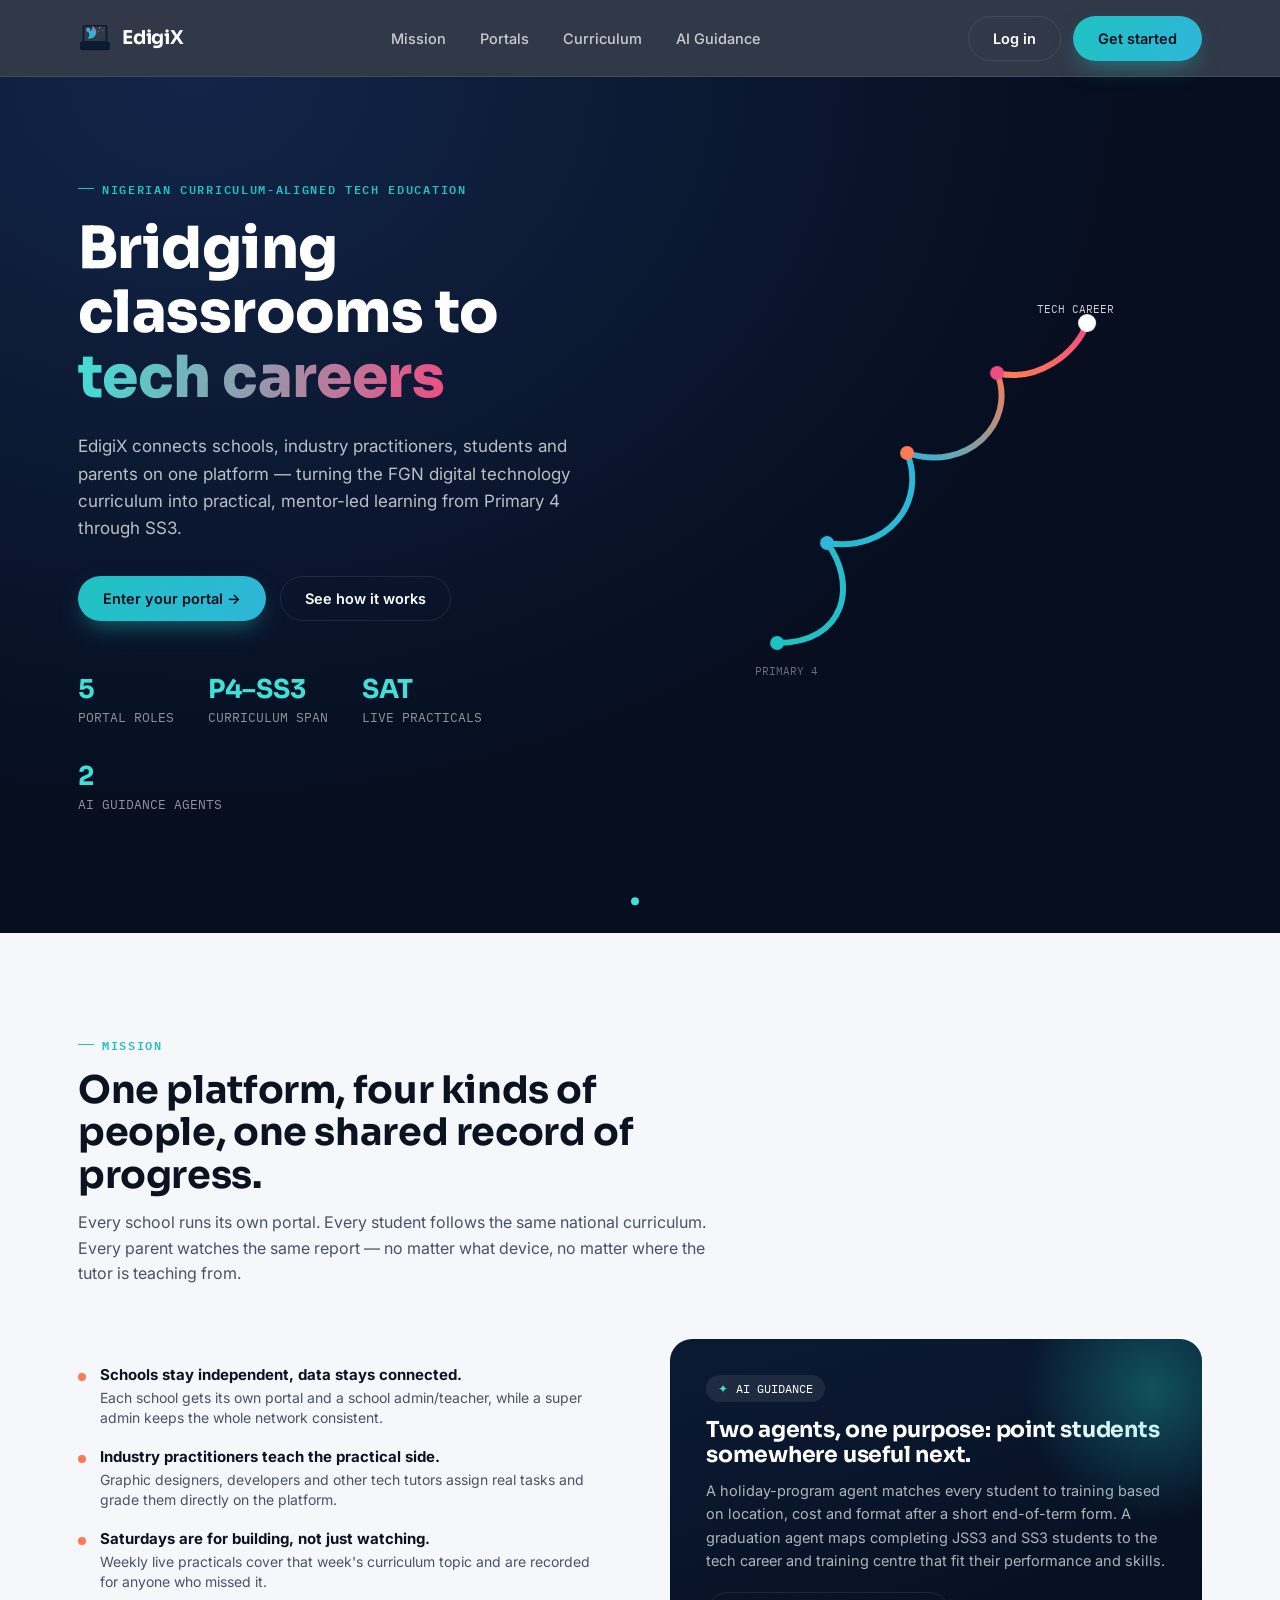
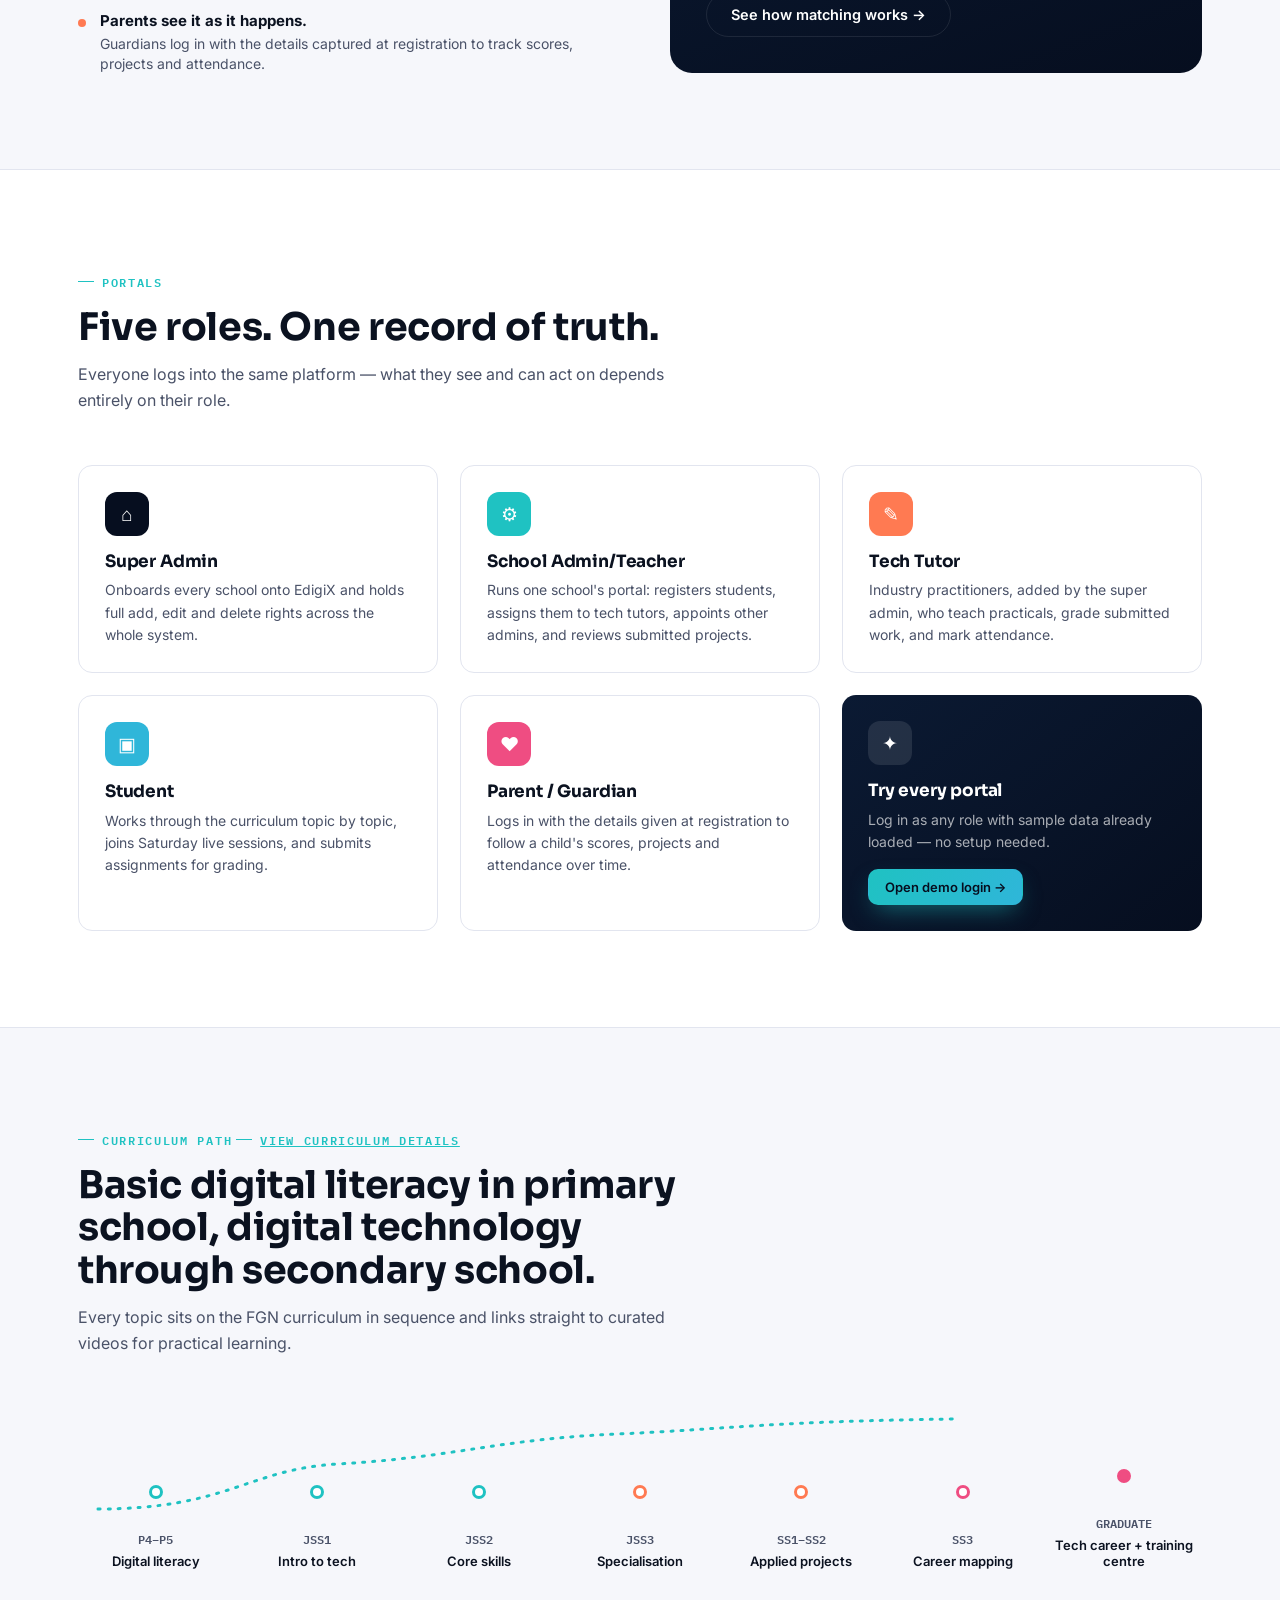
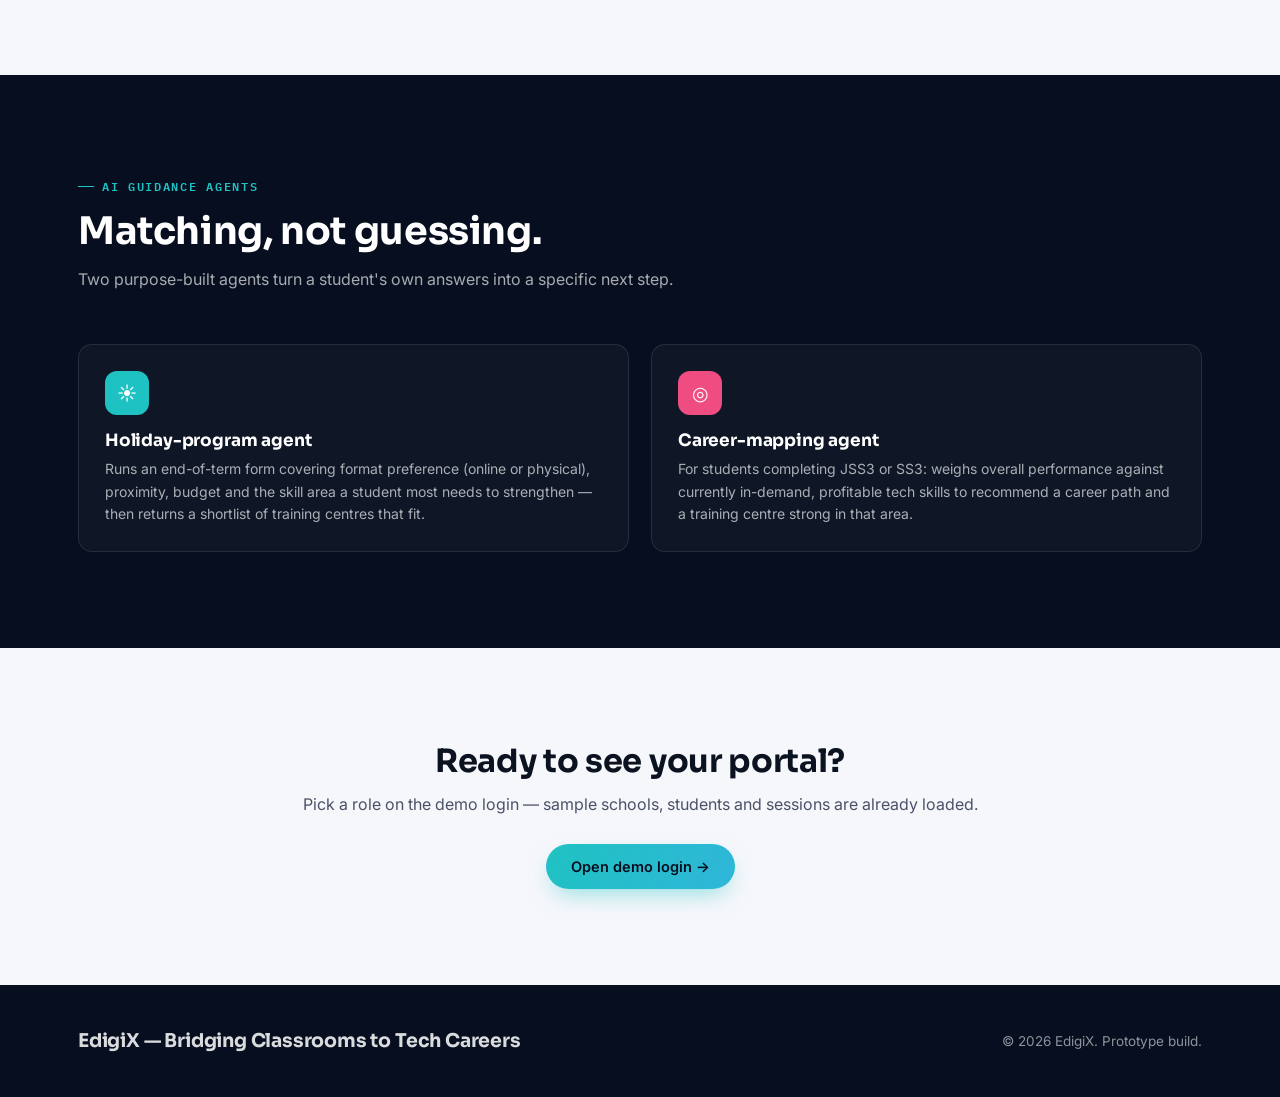
<file: index.html>
<!DOCTYPE html>
<html lang="en">
<head>
<meta charset="UTF-8">
<meta name="viewport" content="width=device-width, initial-scale=1.0">
<title>EdigiX — Bridging Classrooms to Tech Careers</title>
<link rel="preconnect" href="https://fonts.googleapis.com">
<link href="https://fonts.googleapis.com/css2?family=Sora:wght@400;600;700;800&family=Inter:wght@400;500;600;700&family=IBM+Plex+Mono:wght@400;500;600&display=swap" rel="stylesheet">
<link rel="stylesheet" href="styles.css">
<link rel="icon" type="image/png" href="favicon.png">
<link rel="apple-touch-icon" href="apple-touch-icon.png">
</head>
<body>

<!-- ============================================================
     MARKETING SITE
     ============================================================ -->
<div id="screen-marketing" class="screen active">

  <header class="site-header">
    <div class="wrap">
      <a href="#" class="brand">
        <svg class="brand-mark" viewBox="0 0 100 100" fill="none" xmlns="http://www.w3.org/2000/svg">
          <rect x="6" y="60" width="88" height="26" rx="6" fill="#0b1a33"/>
          <rect x="16" y="14" width="68" height="48" rx="4" stroke="#0b1a33" stroke-width="5" fill="none"/>
          <path d="M28 52 C36 44, 34 36, 28 30 C40 32, 44 22, 42 14 C52 22, 58 30, 50 44 C46 50, 38 52, 28 52Z" fill="url(#g1)"/>
          <circle cx="30" cy="26" r="6" fill="#2fb6d9"/>
          <g fill="#ff7a52"><circle cx="64" cy="20" r="2.4"/><circle cx="72" cy="28" r="1.6"/><circle cx="60" cy="30" r="1.4"/></g>
          <defs><linearGradient id="g1" x1="28" y1="52" x2="52" y2="14" gradientUnits="userSpaceOnUse">
            <stop stop-color="#1fc2c2"/><stop offset="0.5" stop-color="#2fb6d9"/><stop offset="1" stop-color="#ef4d82"/>
          </linearGradient></defs>
        </svg>
        <span class="brand-name">EdigiX</span>
      </a>
      <nav class="nav-links">
        <a href="#mission">Mission</a>
        <a href="#roles">Portals</a>
        <a href="#curriculum">Curriculum</a>
        <a href="#ai">AI Guidance</a>
      </nav>
      <div class="nav-cta">
        <button class="btn btn-ghost" onclick="goToLogin()">Log in</button>
        <button class="btn btn-primary" onclick="goToLogin()">Get started</button>
      </div>
    </div>
  </header>

  <section class="hero">
    <div class="wrap hero-grid">
      <div>
        <span class="eyebrow">Nigerian curriculum-aligned tech education</span>
        <h1 style="margin-top:18px;">Bridging classrooms to <span class="accent-word">tech careers</span></h1>
        <p class="hero-sub">EdigiX connects schools, industry practitioners, students and parents on one platform — turning the FGN digital technology curriculum into practical, mentor-led learning from Primary 4 through SS3.</p>
        <div class="hero-cta">
          <button class="btn btn-primary" onclick="goToLogin()">Enter your portal →</button>
          <a href="#roles" class="btn btn-ghost">See how it works</a>
        </div>
        <div class="hero-stats">
          <div class="hero-stat"><b>5</b><span>PORTAL ROLES</span></div>
          <div class="hero-stat"><b>P4–SS3</b><span>CURRICULUM SPAN</span></div>
          <div class="hero-stat"><b>SAT</b><span>LIVE PRACTICALS</span></div>
          <div class="hero-stat"><b>2</b><span>AI GUIDANCE AGENTS</span></div>
        </div>
      </div>
      <div class="hero-visual">
        <svg class="ascent-svg" viewBox="0 0 420 420" fill="none" xmlns="http://www.w3.org/2000/svg">
          <path class="ascent-path" d="M40 360 C 110 360, 120 300, 90 260 C 150 270, 190 220, 170 170 C 230 190, 280 140, 260 90 C 300 100, 340 70, 350 40"
            stroke="url(#gradAscent)" stroke-width="6" stroke-linecap="round"/>
          <circle class="ascent-dot" cx="40" cy="360" r="7" fill="#1fc2c2" style="animation-delay:.4s"/>
          <circle class="ascent-dot" cx="90" cy="260" r="7" fill="#2fb6d9" style="animation-delay:1s"/>
          <circle class="ascent-dot" cx="170" cy="170" r="7" fill="#ff7a52" style="animation-delay:1.6s"/>
          <circle class="ascent-dot" cx="260" cy="90" r="7" fill="#ef4d82" style="animation-delay:2s"/>
          <circle class="ascent-dot" cx="350" cy="40" r="9" fill="#ffffff" style="animation-delay:2.3s"/>
          <text x="18" y="392" fill="rgba(255,255,255,0.4)" font-family="IBM Plex Mono" font-size="11">PRIMARY 4</text>
          <text x="300" y="30" fill="rgba(255,255,255,0.8)" font-family="IBM Plex Mono" font-size="11">TECH CAREER</text>
          <defs>
            <linearGradient id="gradAscent" x1="40" y1="360" x2="350" y2="40" gradientUnits="userSpaceOnUse">
              <stop stop-color="#1fc2c2"/><stop offset="0.5" stop-color="#2fb6d9"/><stop offset="0.8" stop-color="#ff7a52"/><stop offset="1" stop-color="#ef4d82"/>
            </linearGradient>
          </defs>
        </svg>
      </div>
    </div>
  </section>

  <section class="section" id="mission">
    <div class="wrap">
      <div class="section-head">
        <span class="eyebrow">Mission</span>
        <h2>One platform, four kinds of people, one shared record of progress.</h2>
        <p>Every school runs its own portal. Every student follows the same national curriculum. Every parent watches the same report — no matter what device, no matter where the tutor is teaching from.</p>
      </div>
      <div class="feature-split">
        <div>
          <ul class="feature-list">
            <li><span class="feature-dot"></span><div><b>Schools stay independent, data stays connected.</b><span>Each school gets its own portal and a school admin/teacher, while a super admin keeps the whole network consistent.</span></div></li>
            <li><span class="feature-dot"></span><div><b>Industry practitioners teach the practical side.</b><span>Graphic designers, developers and other tech tutors assign real tasks and grade them directly on the platform.</span></div></li>
            <li><span class="feature-dot"></span><div><b>Saturdays are for building, not just watching.</b><span>Weekly live practicals cover that week's curriculum topic and are recorded for anyone who missed it.</span></div></li>
            <li><span class="feature-dot"></span><div><b>Parents see it as it happens.</b><span>Guardians log in with the details captured at registration to track scores, projects and attendance.</span></div></li>
          </ul>
        </div>
        <div class="ai-panel">
          <span class="ai-chip">AI GUIDANCE</span>
          <h3 style="font-size:22px; margin-bottom:12px;">Two agents, one purpose: point students somewhere useful next.</h3>
          <p style="color:rgba(255,255,255,0.68); font-size:14.5px; margin-bottom:20px;">A holiday-program agent matches every student to training based on location, cost and format after a short end-of-term form. A graduation agent maps completing JSS3 and SS3 students to the tech career and training centre that fit their performance and skills.</p>
          <button class="btn btn-ghost" onclick="document.getElementById('ai').scrollIntoView()">See how matching works →</button>
        </div>
      </div>
    </div>
  </section>

  <section class="section" style="background:var(--white); border-top:1px solid var(--line); border-bottom:1px solid var(--line);" id="roles">
    <div class="wrap">
      <div class="section-head">
        <span class="eyebrow">Portals</span>
        <h2>Five roles. One record of truth.</h2>
        <p>Everyone logs into the same platform — what they see and can act on depends entirely on their role.</p>
      </div>
      <div class="role-grid">
        <div class="role-card">
          <div class="role-icon" style="background:var(--navy-950);">⌂</div>
          <h3>Super Admin</h3>
          <p>Onboards every school onto EdigiX and holds full add, edit and delete rights across the whole system.</p>
        </div>
        <div class="role-card">
          <div class="role-icon" style="background:var(--teal);">⚙</div>
          <h3>School Admin/Teacher</h3>
          <p>Runs one school's portal: registers students, assigns them to tech tutors, appoints other admins, and reviews submitted projects.</p>
        </div>
        <div class="role-card">
          <div class="role-icon" style="background:var(--coral);">✎</div>
          <h3>Tech Tutor</h3>
          <p>Industry practitioners, added by the super admin, who teach practicals, grade submitted work, and mark attendance.</p>
        </div>
        <div class="role-card">
          <div class="role-icon" style="background:var(--cyan);">▣</div>
          <h3>Student</h3>
          <p>Works through the curriculum topic by topic, joins Saturday live sessions, and submits assignments for grading.</p>
        </div>
        <div class="role-card">
          <div class="role-icon" style="background:var(--pink);">♥</div>
          <h3>Parent / Guardian</h3>
          <p>Logs in with the details given at registration to follow a child's scores, projects and attendance over time.</p>
        </div>
        <div class="role-card" style="background:linear-gradient(140deg, var(--navy-900), var(--navy-950)); border:none;">
          <div class="role-icon" style="background:rgba(255,255,255,0.1);">✦</div>
          <h3 style="color:#fff;">Try every portal</h3>
          <p style="color:rgba(255,255,255,0.65); margin-bottom:16px;">Log in as any role with sample data already loaded — no setup needed.</p>
          <button class="btn btn-primary btn-sm" onclick="goToLogin()">Open demo login →</button>
        </div>
      </div>
    </div>
  </section>

  <section class="section" id="curriculum">
    <div class="wrap">
      <div class="section-head">
        <span class="eyebrow">Curriculum path</span> <span class="eyebrow"><a href="https://jikechukwu87.github.io/DIGI-STOOD/Digitalsy%20App/curriculum.html">View Curriculum Details</a></span>
        <h2>Basic digital literacy in primary school, digital technology through secondary school.</h2>
        <p>Every topic sits on the FGN curriculum in sequence and links straight to curated videos for practical learning.</p>
      </div>
      <div class="path-wrap">
        <svg class="path-line" viewBox="0 0 900 120" preserveAspectRatio="none">
          <path d="M20 100 C 150 100, 170 60, 260 55 C 380 48, 420 30, 540 25 C 650 20, 700 12, 880 10" stroke="url(#pathGrad)" stroke-width="3" fill="none" stroke-dasharray="2 8" stroke-linecap="round"/>
          <defs><linearGradient id="pathGrad" x1="0" y1="0" x2="900" y2="0"><stop stop-color="#1fc2c2"/><stop offset="0.5" stop-color="#ff7a52"/><stop offset="1" stop-color="#ef4d82"/></linearGradient></defs>
        </svg>
        <div class="path-track">
          <div class="path-stage"><span class="path-node"></span><div class="stage-label">P4–P5</div><div class="stage-name">Digital literacy</div></div>
          <div class="path-stage"><span class="path-node"></span><div class="stage-label">JSS1</div><div class="stage-name">Intro to tech</div></div>
          <div class="path-stage"><span class="path-node"></span><div class="stage-label">JSS2</div><div class="stage-name">Core skills</div></div>
          <div class="path-stage"><span class="path-node"></span><div class="stage-label">JSS3</div><div class="stage-name">Specialisation</div></div>
          <div class="path-stage"><span class="path-node"></span><div class="stage-label">SS1–SS2</div><div class="stage-name">Applied projects</div></div>
          <div class="path-stage"><span class="path-node"></span><div class="stage-label">SS3</div><div class="stage-name">Career mapping</div></div>
          <div class="path-stage"><span class="path-node" style="border-color:var(--pink); background:var(--pink);"></span><div class="stage-label">GRADUATE</div><div class="stage-name">Tech career + training centre</div></div>
        </div>
      </div>
    </div>
  </section>

  <section class="section on-dark" id="ai" style="background:var(--navy-950); color:#fff;">
    <div class="wrap">
      <div class="section-head">
        <span class="eyebrow">AI guidance agents</span>
        <h2 style="color:#fff;">Matching, not guessing.</h2>
        <p>Two purpose-built agents turn a student's own answers into a specific next step.</p>
      </div>
      <div class="role-grid" style="grid-template-columns:repeat(2,1fr);">
        <div class="role-card" style="background:rgba(255,255,255,0.04); border-color:var(--navy-line);">
          <div class="role-icon" style="background:var(--teal);">☀</div>
          <h3 style="color:#fff;">Holiday-program agent</h3>
          <p style="color:rgba(255,255,255,0.65);">Runs an end-of-term form covering format preference (online or physical), proximity, budget and the skill area a student most needs to strengthen — then returns a shortlist of training centres that fit.</p>
        </div>
        <div class="role-card" style="background:rgba(255,255,255,0.04); border-color:var(--navy-line);">
          <div class="role-icon" style="background:var(--pink);">◎</div>
          <h3 style="color:#fff;">Career-mapping agent</h3>
          <p style="color:rgba(255,255,255,0.65);">For students completing JSS3 or SS3: weighs overall performance against currently in-demand, profitable tech skills to recommend a career path and a training centre strong in that area.</p>
        </div>
      </div>
    </div>
  </section>

  <section class="section" style="text-align:center;">
    <div class="wrap">
      <h2 style="font-size:clamp(24px,3vw,32px);">Ready to see your portal?</h2>
      <p style="color:var(--ink-soft); margin-top:12px;">Pick a role on the demo login — sample schools, students and sessions are already loaded.</p>
      <div style="margin-top:26px;">
        <button class="btn btn-primary" onclick="goToLogin()">Open demo login →</button>
      </div>
    </div>
  </section>

  <footer class="site-footer">
    <div class="wrap">
      <span class="brand-name mono">EdigiX — Bridging Classrooms to Tech Careers</span>
      <span>© 2026 EdigiX. Prototype build.</span>
    </div>
  </footer>
</div>

<!-- ============================================================
     LOGIN SCREEN
     ============================================================ -->
<div id="screen-login" class="screen">
  <div class="login-screen">
    <div class="login-card">
      <div class="login-top">
        <a href="#" class="brand" onclick="goToMarketing();return false;">
          <svg class="brand-mark" viewBox="0 0 100 100" fill="none" xmlns="http://www.w3.org/2000/svg">
            <rect x="6" y="60" width="88" height="26" rx="6" fill="#ffffff" opacity="0.9"/>
            <path d="M28 52 C36 44, 34 36, 28 30 C40 32, 44 22, 42 14 C52 22, 58 30, 50 44 C46 50, 38 52, 28 52Z" fill="url(#g2)"/>
            <circle cx="30" cy="26" r="6" fill="#2fb6d9"/>
            <defs><linearGradient id="g2" x1="28" y1="52" x2="52" y2="14" gradientUnits="userSpaceOnUse"><stop stop-color="#1fc2c2"/><stop offset="1" stop-color="#ef4d82"/></linearGradient></defs>
          </svg>
          <span class="brand-name">EdigiX</span>
        </a>
        <button class="btn btn-ghost btn-sm" onclick="goToMarketing()">← Back to site</button>
      </div>
      <span class="eyebrow">Step 1 — choose a portal</span>
      <div class="role-pick-grid" id="rolePickGrid" style="margin-top:16px;"></div>

      <div class="login-form" id="loginForm" style="display:none;">
        <span class="eyebrow" style="margin-bottom:14px; display:inline-flex;">Step 2 — sign in</span>
        <div class="field">
          <label id="loginIdLabel">Email or phone number</label>
          <input type="text" id="loginId" placeholder="e.g. amaka@edigix.demo">
        </div>
        <div class="field">
          <label>Password</label>
          <input type="password" id="loginPass" placeholder="Any value works in this demo">
        </div>
        <button class="btn btn-primary btn-block" onclick="attemptLogin()">Sign in →</button>
        <p class="login-hint" id="loginHint">Demo data is pre-loaded — sign-in is simulated, any password works.</p>
      </div>
    </div>
  </div>
</div>

<!-- ============================================================
     DASHBOARD SHELL
     ============================================================ -->
<div id="screen-dashboard" class="screen">
  <div class="app-shell">
    <div class="sidebar-overlay" id="sidebarOverlay" onclick="toggleSidebar(false)"></div>
    <aside class="sidebar" id="sidebar">
      <div class="sidebar-brand">
        <svg class="brand-mark" viewBox="0 0 100 100" fill="none" xmlns="http://www.w3.org/2000/svg">
          <path d="M28 52 C36 44, 34 36, 28 30 C40 32, 44 22, 42 14 C52 22, 58 30, 50 44 C46 50, 38 52, 28 52Z" fill="url(#g3)"/>
          <circle cx="30" cy="26" r="6" fill="#2fb6d9"/>
          <defs><linearGradient id="g3" x1="28" y1="52" x2="52" y2="14" gradientUnits="userSpaceOnUse"><stop stop-color="#1fc2c2"/><stop offset="1" stop-color="#ef4d82"/></linearGradient></defs>
        </svg>
        <span>EdigiX</span>
      </div>
      <div class="sidebar-role mono" id="sidebarRoleLabel">SUPER ADMIN</div>
      <ul class="sidebar-nav" id="sidebarNav"></ul>
      <div class="sidebar-foot">
        <button onclick="logout()">↩ Switch portal / log out</button>
      </div>
    </aside>

    <div class="main-col">
      <div class="topbar">
        <div style="display:flex; align-items:center; gap:14px;">
          <button class="hamburger" onclick="toggleSidebar(true)">☰</button>
          <div class="topbar-title" id="topbarTitle">Dashboard<span class="sub" id="topbarSub">Overview</span></div>
        </div>
        <div class="topbar-user">
          <span class="badge-role mono" id="topbarBadge">SUPER ADMIN</span>
          <div class="avatar" id="topbarAvatar">SA</div>
        </div>
      </div>
      <div class="content" id="mainContent"></div>
    </div>
  </div>
</div>

<div class="modal-backdrop" id="modalBackdrop">
  <div class="modal" id="modalBody"></div>
</div>

<div class="toast" id="toast"><span class="dot"></span><span id="toastMsg"></span></div>

<script src="/app (1).js"></script>
</body>
</html>
</file>
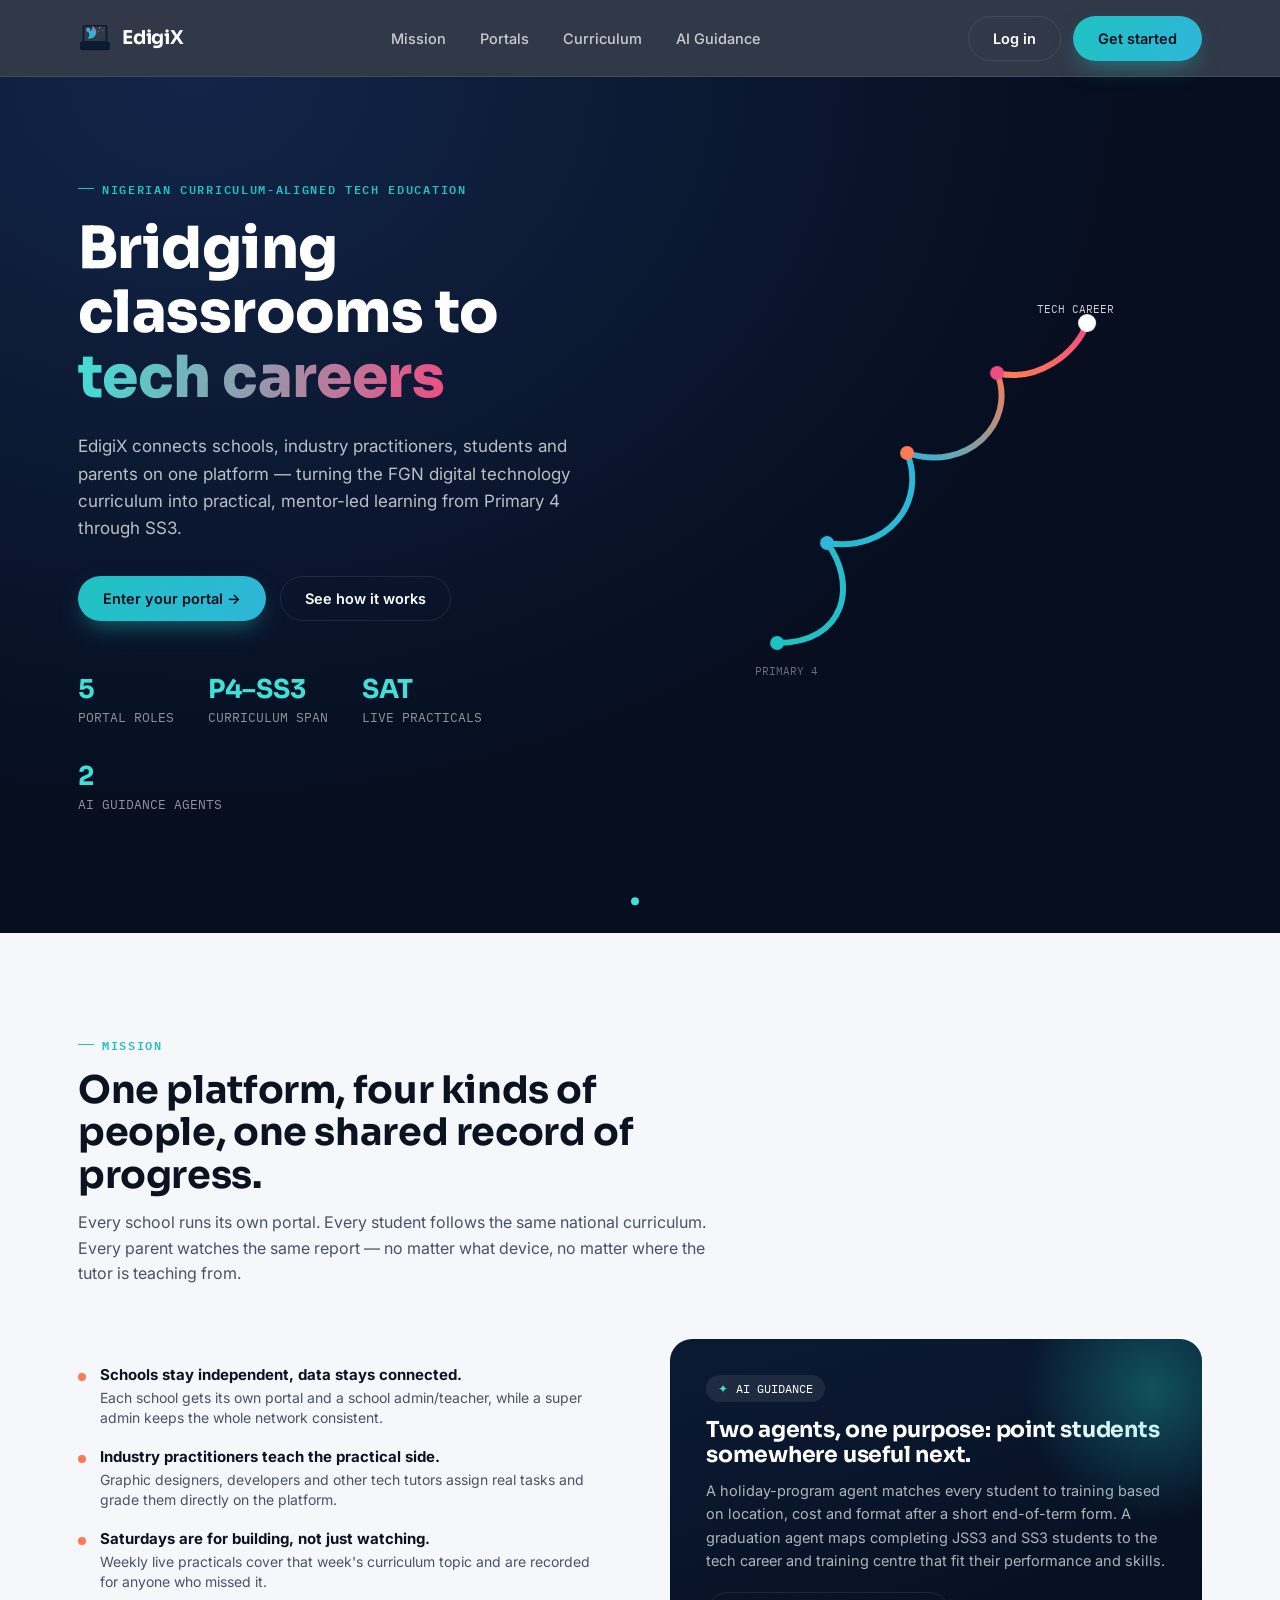
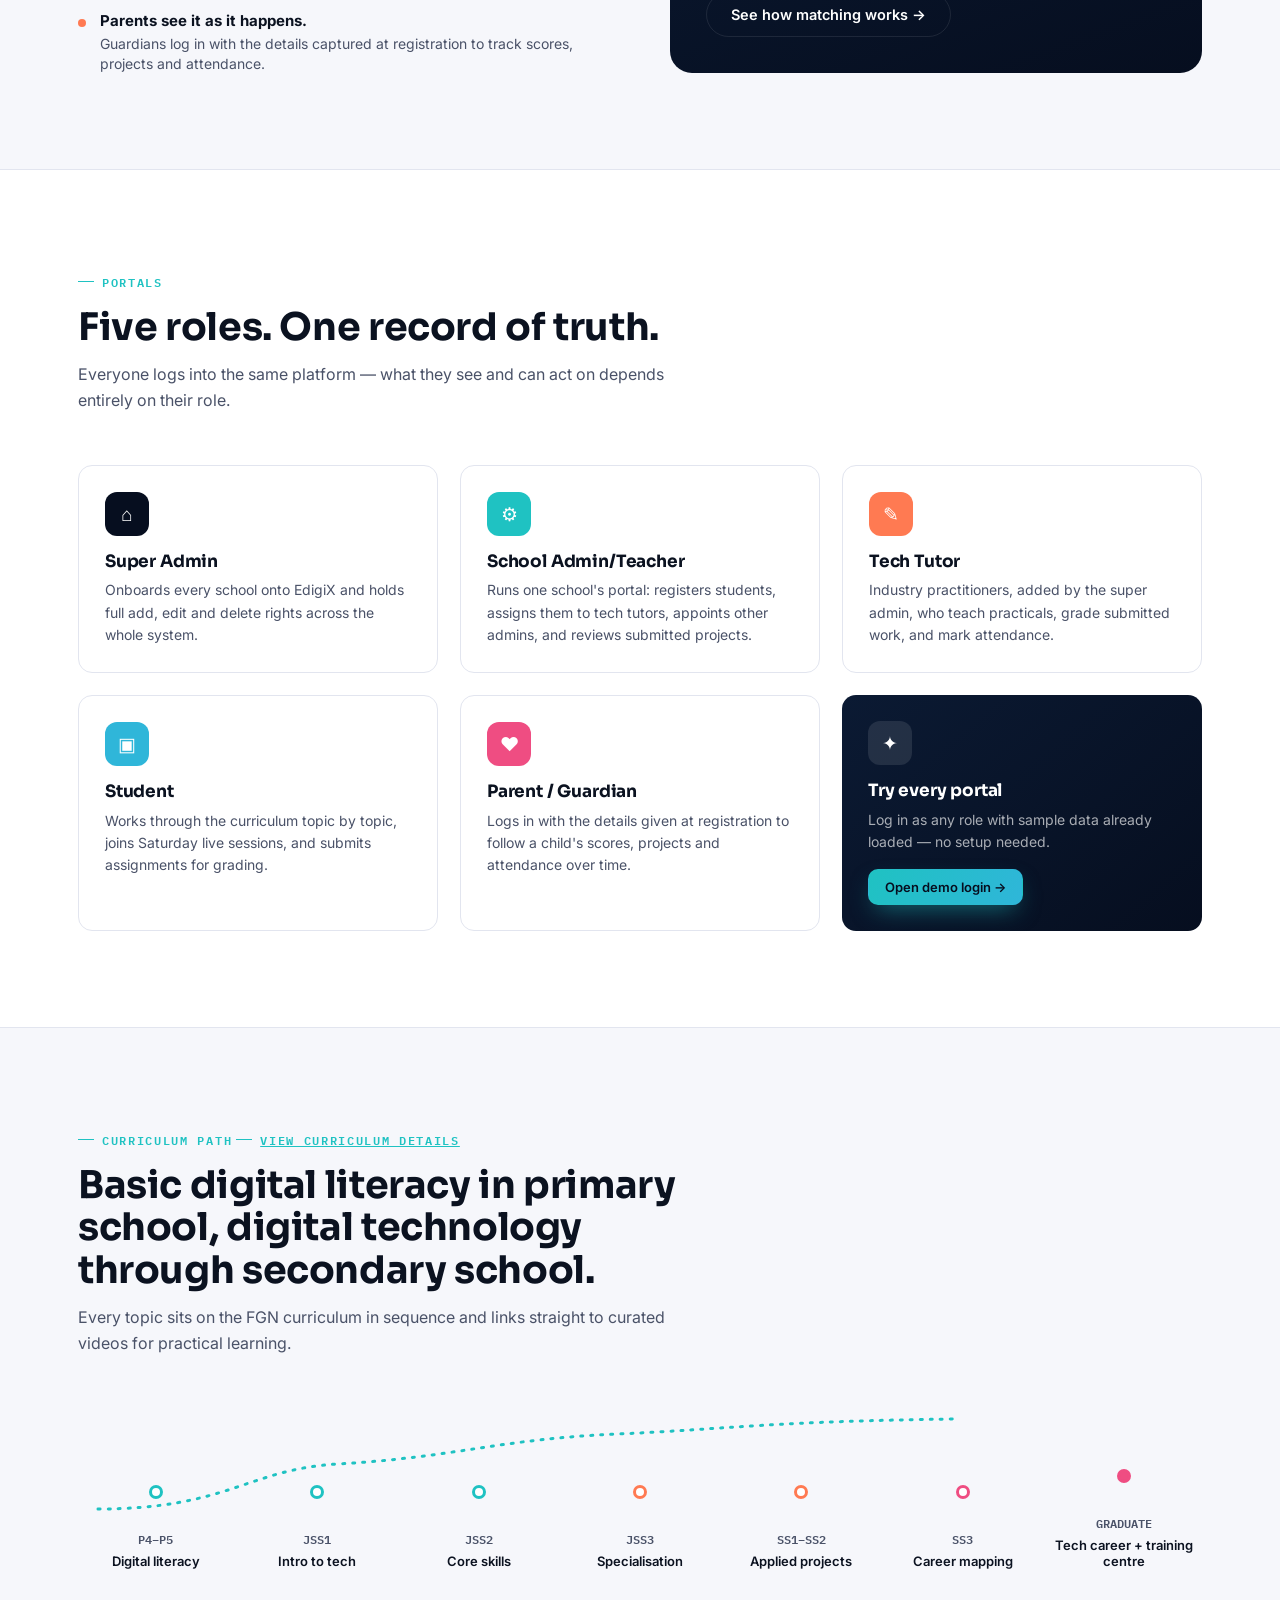
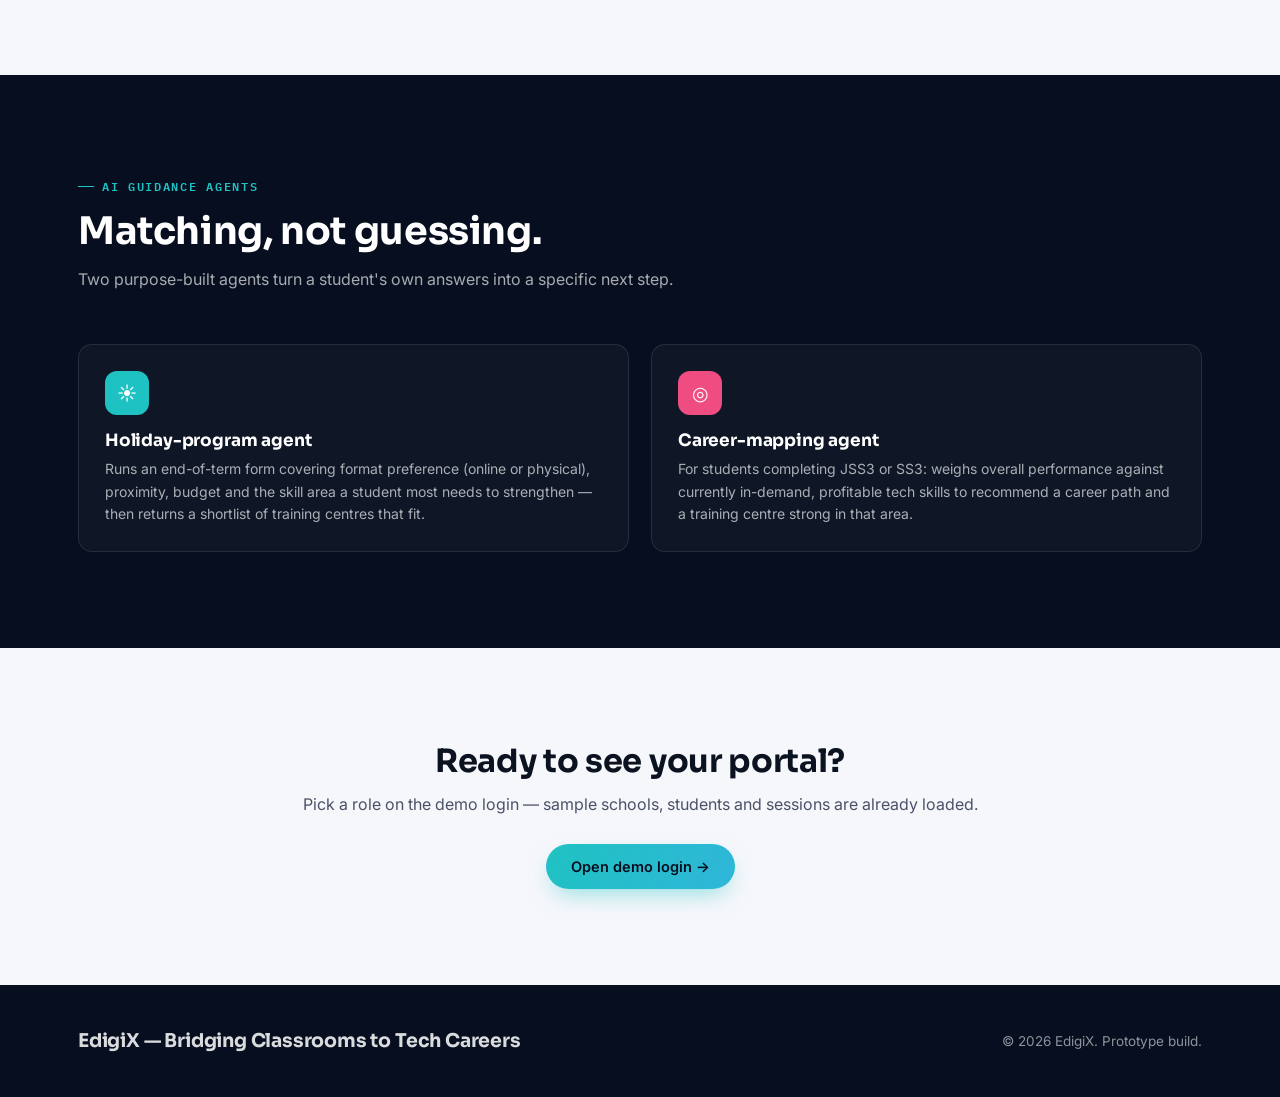
<file: EDIGIX-NextGen-Knowledge-Showcase-2.0--main/index.html>
<!DOCTYPE html>
<html lang="en">
<head>
<meta charset="UTF-8">
<meta name="viewport" content="width=device-width, initial-scale=1.0">
<title>EdigiX — Bridging Classrooms to Tech Careers</title>
<link rel="preconnect" href="https://fonts.googleapis.com">
<link href="https://fonts.googleapis.com/css2?family=Sora:wght@400;600;700;800&family=Inter:wght@400;500;600;700&family=IBM+Plex+Mono:wght@400;500;600&display=swap" rel="stylesheet">
<link rel="stylesheet" href="styles.css">
<link rel="icon" type="image/png" href="favicon.png">
<link rel="apple-touch-icon" href="apple-touch-icon.png">
</head>
<body>

<!-- ============================================================
     MARKETING SITE
     ============================================================ -->
<div id="screen-marketing" class="screen active">

  <header class="site-header">
    <div class="wrap">
      <a href="#" class="brand">
        <svg class="brand-mark" viewBox="0 0 100 100" fill="none" xmlns="http://www.w3.org/2000/svg">
          <rect x="6" y="60" width="88" height="26" rx="6" fill="#0b1a33"/>
          <rect x="16" y="14" width="68" height="48" rx="4" stroke="#0b1a33" stroke-width="5" fill="none"/>
          <path d="M28 52 C36 44, 34 36, 28 30 C40 32, 44 22, 42 14 C52 22, 58 30, 50 44 C46 50, 38 52, 28 52Z" fill="url(#g1)"/>
          <circle cx="30" cy="26" r="6" fill="#2fb6d9"/>
          <g fill="#ff7a52"><circle cx="64" cy="20" r="2.4"/><circle cx="72" cy="28" r="1.6"/><circle cx="60" cy="30" r="1.4"/></g>
          <defs><linearGradient id="g1" x1="28" y1="52" x2="52" y2="14" gradientUnits="userSpaceOnUse">
            <stop stop-color="#1fc2c2"/><stop offset="0.5" stop-color="#2fb6d9"/><stop offset="1" stop-color="#ef4d82"/>
          </linearGradient></defs>
        </svg>
        <span class="brand-name">EdigiX</span>
      </a>
      <nav class="nav-links">
        <a href="#mission">Mission</a>
        <a href="#roles">Portals</a>
        <a href="#curriculum">Curriculum</a>
        <a href="#ai">AI Guidance</a>
      </nav>
      <div class="nav-cta">
        <button class="btn btn-ghost" onclick="goToLogin()">Log in</button>
        <button class="btn btn-primary" onclick="goToLogin()">Get started</button>
      </div>
    </div>
  </header>

  <section class="hero">
    <div class="wrap hero-grid">
      <div>
        <span class="eyebrow">Nigerian curriculum-aligned tech education</span>
        <h1 style="margin-top:18px;">Bridging classrooms to <span class="accent-word">tech careers</span></h1>
        <p class="hero-sub">EdigiX connects schools, industry practitioners, students and parents on one platform — turning the FGN digital technology curriculum into practical, mentor-led learning from Primary 4 through SS3.</p>
        <div class="hero-cta">
          <button class="btn btn-primary" onclick="goToLogin()">Enter your portal →</button>
          <a href="#roles" class="btn btn-ghost">See how it works</a>
        </div>
        <div class="hero-stats">
          <div class="hero-stat"><b>5</b><span>PORTAL ROLES</span></div>
          <div class="hero-stat"><b>P4–SS3</b><span>CURRICULUM SPAN</span></div>
          <div class="hero-stat"><b>SAT</b><span>LIVE PRACTICALS</span></div>
          <div class="hero-stat"><b>2</b><span>AI GUIDANCE AGENTS</span></div>
        </div>
      </div>
      <div class="hero-visual">
        <svg class="ascent-svg" viewBox="0 0 420 420" fill="none" xmlns="http://www.w3.org/2000/svg">
          <path class="ascent-path" d="M40 360 C 110 360, 120 300, 90 260 C 150 270, 190 220, 170 170 C 230 190, 280 140, 260 90 C 300 100, 340 70, 350 40"
            stroke="url(#gradAscent)" stroke-width="6" stroke-linecap="round"/>
          <circle class="ascent-dot" cx="40" cy="360" r="7" fill="#1fc2c2" style="animation-delay:.4s"/>
          <circle class="ascent-dot" cx="90" cy="260" r="7" fill="#2fb6d9" style="animation-delay:1s"/>
          <circle class="ascent-dot" cx="170" cy="170" r="7" fill="#ff7a52" style="animation-delay:1.6s"/>
          <circle class="ascent-dot" cx="260" cy="90" r="7" fill="#ef4d82" style="animation-delay:2s"/>
          <circle class="ascent-dot" cx="350" cy="40" r="9" fill="#ffffff" style="animation-delay:2.3s"/>
          <text x="18" y="392" fill="rgba(255,255,255,0.4)" font-family="IBM Plex Mono" font-size="11">PRIMARY 4</text>
          <text x="300" y="30" fill="rgba(255,255,255,0.8)" font-family="IBM Plex Mono" font-size="11">TECH CAREER</text>
          <defs>
            <linearGradient id="gradAscent" x1="40" y1="360" x2="350" y2="40" gradientUnits="userSpaceOnUse">
              <stop stop-color="#1fc2c2"/><stop offset="0.5" stop-color="#2fb6d9"/><stop offset="0.8" stop-color="#ff7a52"/><stop offset="1" stop-color="#ef4d82"/>
            </linearGradient>
          </defs>
        </svg>
      </div>
    </div>
  </section>

  <section class="section" id="mission">
    <div class="wrap">
      <div class="section-head">
        <span class="eyebrow">Mission</span>
        <h2>One platform, four kinds of people, one shared record of progress.</h2>
        <p>Every school runs its own portal. Every student follows the same national curriculum. Every parent watches the same report — no matter what device, no matter where the tutor is teaching from.</p>
      </div>
      <div class="feature-split">
        <div>
          <ul class="feature-list">
            <li><span class="feature-dot"></span><div><b>Schools stay independent, data stays connected.</b><span>Each school gets its own portal and a school admin/teacher, while a super admin keeps the whole network consistent.</span></div></li>
            <li><span class="feature-dot"></span><div><b>Industry practitioners teach the practical side.</b><span>Graphic designers, developers and other tech tutors assign real tasks and grade them directly on the platform.</span></div></li>
            <li><span class="feature-dot"></span><div><b>Saturdays are for building, not just watching.</b><span>Weekly live practicals cover that week's curriculum topic and are recorded for anyone who missed it.</span></div></li>
            <li><span class="feature-dot"></span><div><b>Parents see it as it happens.</b><span>Guardians log in with the details captured at registration to track scores, projects and attendance.</span></div></li>
          </ul>
        </div>
        <div class="ai-panel">
          <span class="ai-chip">AI GUIDANCE</span>
          <h3 style="font-size:22px; margin-bottom:12px;">Two agents, one purpose: point students somewhere useful next.</h3>
          <p style="color:rgba(255,255,255,0.68); font-size:14.5px; margin-bottom:20px;">A holiday-program agent matches every student to training based on location, cost and format after a short end-of-term form. A graduation agent maps completing JSS3 and SS3 students to the tech career and training centre that fit their performance and skills.</p>
          <button class="btn btn-ghost" onclick="document.getElementById('ai').scrollIntoView()">See how matching works →</button>
        </div>
      </div>
    </div>
  </section>

  <section class="section" style="background:var(--white); border-top:1px solid var(--line); border-bottom:1px solid var(--line);" id="roles">
    <div class="wrap">
      <div class="section-head">
        <span class="eyebrow">Portals</span>
        <h2>Five roles. One record of truth.</h2>
        <p>Everyone logs into the same platform — what they see and can act on depends entirely on their role.</p>
      </div>
      <div class="role-grid">
        <div class="role-card">
          <div class="role-icon" style="background:var(--navy-950);">⌂</div>
          <h3>Super Admin</h3>
          <p>Onboards every school onto EdigiX and holds full add, edit and delete rights across the whole system.</p>
        </div>
        <div class="role-card">
          <div class="role-icon" style="background:var(--teal);">⚙</div>
          <h3>School Admin/Teacher</h3>
          <p>Runs one school's portal: registers students, assigns them to tech tutors, appoints other admins, and reviews submitted projects.</p>
        </div>
        <div class="role-card">
          <div class="role-icon" style="background:var(--coral);">✎</div>
          <h3>Tech Tutor</h3>
          <p>Industry practitioners, added by the super admin, who teach practicals, grade submitted work, and mark attendance.</p>
        </div>
        <div class="role-card">
          <div class="role-icon" style="background:var(--cyan);">▣</div>
          <h3>Student</h3>
          <p>Works through the curriculum topic by topic, joins Saturday live sessions, and submits assignments for grading.</p>
        </div>
        <div class="role-card">
          <div class="role-icon" style="background:var(--pink);">♥</div>
          <h3>Parent / Guardian</h3>
          <p>Logs in with the details given at registration to follow a child's scores, projects and attendance over time.</p>
        </div>
        <div class="role-card" style="background:linear-gradient(140deg, var(--navy-900), var(--navy-950)); border:none;">
          <div class="role-icon" style="background:rgba(255,255,255,0.1);">✦</div>
          <h3 style="color:#fff;">Try every portal</h3>
          <p style="color:rgba(255,255,255,0.65); margin-bottom:16px;">Log in as any role with sample data already loaded — no setup needed.</p>
          <button class="btn btn-primary btn-sm" onclick="goToLogin()">Open demo login →</button>
        </div>
      </div>
    </div>
  </section>

  <section class="section" id="curriculum">
    <div class="wrap">
      <div class="section-head">
        <span class="eyebrow">Curriculum path</span> <span class="eyebrow"><a href="https://jikechukwu87.github.io/DIGI-STOOD/Digitalsy%20App/curriculum.html">View Curriculum Details</a></span>
        <h2>Basic digital literacy in primary school, digital technology through secondary school.</h2>
        <p>Every topic sits on the FGN curriculum in sequence and links straight to curated videos for practical learning.</p>
      </div>
      <div class="path-wrap">
        <svg class="path-line" viewBox="0 0 900 120" preserveAspectRatio="none">
          <path d="M20 100 C 150 100, 170 60, 260 55 C 380 48, 420 30, 540 25 C 650 20, 700 12, 880 10" stroke="url(#pathGrad)" stroke-width="3" fill="none" stroke-dasharray="2 8" stroke-linecap="round"/>
          <defs><linearGradient id="pathGrad" x1="0" y1="0" x2="900" y2="0"><stop stop-color="#1fc2c2"/><stop offset="0.5" stop-color="#ff7a52"/><stop offset="1" stop-color="#ef4d82"/></linearGradient></defs>
        </svg>
        <div class="path-track">
          <div class="path-stage"><span class="path-node"></span><div class="stage-label">P4–P5</div><div class="stage-name">Digital literacy</div></div>
          <div class="path-stage"><span class="path-node"></span><div class="stage-label">JSS1</div><div class="stage-name">Intro to tech</div></div>
          <div class="path-stage"><span class="path-node"></span><div class="stage-label">JSS2</div><div class="stage-name">Core skills</div></div>
          <div class="path-stage"><span class="path-node"></span><div class="stage-label">JSS3</div><div class="stage-name">Specialisation</div></div>
          <div class="path-stage"><span class="path-node"></span><div class="stage-label">SS1–SS2</div><div class="stage-name">Applied projects</div></div>
          <div class="path-stage"><span class="path-node"></span><div class="stage-label">SS3</div><div class="stage-name">Career mapping</div></div>
          <div class="path-stage"><span class="path-node" style="border-color:var(--pink); background:var(--pink);"></span><div class="stage-label">GRADUATE</div><div class="stage-name">Tech career + training centre</div></div>
        </div>
      </div>
    </div>
  </section>

  <section class="section on-dark" id="ai" style="background:var(--navy-950); color:#fff;">
    <div class="wrap">
      <div class="section-head">
        <span class="eyebrow">AI guidance agents</span>
        <h2 style="color:#fff;">Matching, not guessing.</h2>
        <p>Two purpose-built agents turn a student's own answers into a specific next step.</p>
      </div>
      <div class="role-grid" style="grid-template-columns:repeat(2,1fr);">
        <div class="role-card" style="background:rgba(255,255,255,0.04); border-color:var(--navy-line);">
          <div class="role-icon" style="background:var(--teal);">☀</div>
          <h3 style="color:#fff;">Holiday-program agent</h3>
          <p style="color:rgba(255,255,255,0.65);">Runs an end-of-term form covering format preference (online or physical), proximity, budget and the skill area a student most needs to strengthen — then returns a shortlist of training centres that fit.</p>
        </div>
        <div class="role-card" style="background:rgba(255,255,255,0.04); border-color:var(--navy-line);">
          <div class="role-icon" style="background:var(--pink);">◎</div>
          <h3 style="color:#fff;">Career-mapping agent</h3>
          <p style="color:rgba(255,255,255,0.65);">For students completing JSS3 or SS3: weighs overall performance against currently in-demand, profitable tech skills to recommend a career path and a training centre strong in that area.</p>
        </div>
      </div>
    </div>
  </section>

  <section class="section" style="text-align:center;">
    <div class="wrap">
      <h2 style="font-size:clamp(24px,3vw,32px);">Ready to see your portal?</h2>
      <p style="color:var(--ink-soft); margin-top:12px;">Pick a role on the demo login — sample schools, students and sessions are already loaded.</p>
      <div style="margin-top:26px;">
        <button class="btn btn-primary" onclick="goToLogin()">Open demo login →</button>
      </div>
    </div>
  </section>

  <footer class="site-footer">
    <div class="wrap">
      <span class="brand-name mono">EdigiX — Bridging Classrooms to Tech Careers</span>
      <span>© 2026 EdigiX. Prototype build.</span>
    </div>
  </footer>
</div>

<!-- ============================================================
     LOGIN SCREEN
     ============================================================ -->
<div id="screen-login" class="screen">
  <div class="login-screen">
    <div class="login-card">
      <div class="login-top">
        <a href="#" class="brand" onclick="goToMarketing();return false;">
          <svg class="brand-mark" viewBox="0 0 100 100" fill="none" xmlns="http://www.w3.org/2000/svg">
            <rect x="6" y="60" width="88" height="26" rx="6" fill="#ffffff" opacity="0.9"/>
            <path d="M28 52 C36 44, 34 36, 28 30 C40 32, 44 22, 42 14 C52 22, 58 30, 50 44 C46 50, 38 52, 28 52Z" fill="url(#g2)"/>
            <circle cx="30" cy="26" r="6" fill="#2fb6d9"/>
            <defs><linearGradient id="g2" x1="28" y1="52" x2="52" y2="14" gradientUnits="userSpaceOnUse"><stop stop-color="#1fc2c2"/><stop offset="1" stop-color="#ef4d82"/></linearGradient></defs>
          </svg>
          <span class="brand-name">EdigiX</span>
        </a>
        <button class="btn btn-ghost btn-sm" onclick="goToMarketing()">← Back to site</button>
      </div>
      <span class="eyebrow">Step 1 — choose a portal</span>
      <div class="role-pick-grid" id="rolePickGrid" style="margin-top:16px;"></div>

      <div class="login-form" id="loginForm" style="display:none;">
        <span class="eyebrow" style="margin-bottom:14px; display:inline-flex;">Step 2 — sign in</span>
        <div class="field">
          <label id="loginIdLabel">Email or phone number</label>
          <input type="text" id="loginId" placeholder="e.g. amaka@edigix.demo">
        </div>
        <div class="field">
          <label>Password</label>
          <input type="password" id="loginPass" placeholder="Any value works in this demo">
        </div>
        <button class="btn btn-primary btn-block" onclick="attemptLogin()">Sign in →</button>
        <p class="login-hint" id="loginHint">Demo data is pre-loaded — sign-in is simulated, any password works.</p>
      </div>
    </div>
  </div>
</div>

<!-- ============================================================
     DASHBOARD SHELL
     ============================================================ -->
<div id="screen-dashboard" class="screen">
  <div class="app-shell">
    <div class="sidebar-overlay" id="sidebarOverlay" onclick="toggleSidebar(false)"></div>
    <aside class="sidebar" id="sidebar">
      <div class="sidebar-brand">
        <svg class="brand-mark" viewBox="0 0 100 100" fill="none" xmlns="http://www.w3.org/2000/svg">
          <path d="M28 52 C36 44, 34 36, 28 30 C40 32, 44 22, 42 14 C52 22, 58 30, 50 44 C46 50, 38 52, 28 52Z" fill="url(#g3)"/>
          <circle cx="30" cy="26" r="6" fill="#2fb6d9"/>
          <defs><linearGradient id="g3" x1="28" y1="52" x2="52" y2="14" gradientUnits="userSpaceOnUse"><stop stop-color="#1fc2c2"/><stop offset="1" stop-color="#ef4d82"/></linearGradient></defs>
        </svg>
        <span>EdigiX</span>
      </div>
      <div class="sidebar-role mono" id="sidebarRoleLabel">SUPER ADMIN</div>
      <ul class="sidebar-nav" id="sidebarNav"></ul>
      <div class="sidebar-foot">
        <button onclick="logout()">↩ Switch portal / log out</button>
      </div>
    </aside>

    <div class="main-col">
      <div class="topbar">
        <div style="display:flex; align-items:center; gap:14px;">
          <button class="hamburger" onclick="toggleSidebar(true)">☰</button>
          <div class="topbar-title" id="topbarTitle">Dashboard<span class="sub" id="topbarSub">Overview</span></div>
        </div>
        <div class="topbar-user">
          <span class="badge-role mono" id="topbarBadge">SUPER ADMIN</span>
          <div class="avatar" id="topbarAvatar">SA</div>
        </div>
      </div>
      <div class="content" id="mainContent"></div>
    </div>
  </div>
</div>

<div class="modal-backdrop" id="modalBackdrop">
  <div class="modal" id="modalBody"></div>
</div>

<div class="toast" id="toast"><span class="dot"></span><span id="toastMsg"></span></div>

<script src="app (1).js"></script>
</body>
</html>
</file>
<file: styles.css>
/* ============================================================
   EdigiX — Design tokens
   Palette drawn from logo: deep navy laptop shell, teal→coral→pink
   ascent swoosh, cyan head. Sora for display, Inter for body,
   IBM Plex Mono for data/labels/eyebrows.
   ============================================================ */
:root{
  --navy-950:#060e1f;
  --navy-900:#0b1a33;
  --navy-800:#122549;
  --navy-700:#1a3363;
  --navy-line:rgba(255,255,255,0.09);

  --teal:#1fc2c2;
  --teal-bright:#3fe0d6;
  --coral:#ff7a52;
  --pink:#ef4d82;
  --cyan:#2fb6d9;

  --paper:#f6f7fb;
  --paper-dim:#eef0f7;
  --ink:#0b1220;
  --ink-soft:#4a5268;
  --ink-faint:#8790a3;
  --line:#e2e5ef;
  --white:#ffffff;

  --font-display:'Sora', sans-serif;
  --font-body:'Inter', sans-serif;
  --font-mono:'IBM Plex Mono', monospace;

  --radius-sm:8px;
  --radius-md:14px;
  --radius-lg:22px;
  --shadow-soft:0 10px 30px -12px rgba(11,26,51,0.18);
  --shadow-deep:0 24px 60px -20px rgba(6,14,31,0.45);
}

*{box-sizing:border-box;}
html{scroll-behavior:smooth;}
body{
  margin:0;
  font-family:var(--font-body);
  color:var(--ink);
  background:var(--paper);
  -webkit-font-smoothing:antialiased;
}
h1,h2,h3,h4{font-family:var(--font-display); margin:0; line-height:1.12; letter-spacing:-0.01em;}
p{margin:0; line-height:1.6;}
a{color:inherit;}
button{font-family:var(--font-body); cursor:pointer;}
.mono{font-family:var(--font-mono);}
img{max-width:100%; display:block;}

.eyebrow{
  font-family:var(--font-mono);
  font-size:12px;
  letter-spacing:0.14em;
  text-transform:uppercase;
  color:var(--teal);
  font-weight:600;
  display:inline-flex;
  align-items:center;
  gap:8px;
}
.eyebrow::before{
  content:"";
  width:16px; height:1px;
  background:var(--teal);
  display:inline-block;
}

.wrap{max-width:1180px; margin:0 auto; padding:0 28px;}
@media(max-width:640px){.wrap{padding:0 18px;}}

.btn{
  display:inline-flex; align-items:center; justify-content:center; gap:8px;
  padding:13px 24px;
  border-radius:999px;
  font-weight:600; font-size:14.5px;
  border:1px solid transparent;
  transition:transform .18s ease, box-shadow .18s ease, background .18s ease, color .18s ease;
  white-space:nowrap;
  text-decoration:none;
}
.btn-primary{
  background:linear-gradient(120deg, var(--teal) 0%, var(--cyan) 100%);
  color:var(--navy-950);
  box-shadow:0 10px 24px -8px rgba(31,194,194,0.55);
}
.btn-primary:hover{transform:translateY(-2px); box-shadow:0 16px 30px -8px rgba(31,194,194,0.6);}
.btn-ghost{
  background:transparent; border-color:var(--navy-line); color:var(--white);
}
.btn-ghost:hover{background:rgba(255,255,255,0.06);}
.btn-outline-dark{
  background:transparent; border-color:var(--line); color:var(--ink);
}
.btn-outline-dark:hover{border-color:var(--navy-800); background:var(--paper-dim);}
.btn-block{width:100%;}
.btn-sm{padding:9px 16px; font-size:13px; border-radius:10px;}
.btn-coral{background:var(--coral); color:var(--white); box-shadow:0 10px 20px -8px rgba(255,122,82,0.5);}
.btn-danger{background:transparent; border-color:#f0b8c4; color:#c62555;}
.btn-danger:hover{background:#fdf1f4;}

/* ============================================================
   TOP NAV (marketing site)
   ============================================================ */
.site-header{
  position:sticky; top:0; z-index:40;
  background:rgba(6,14,31,0.82);
  backdrop-filter:blur(14px);
  border-bottom:1px solid var(--navy-line);
}
.site-header .wrap{display:flex; align-items:center; justify-content:space-between; height:76px;}
.brand{display:flex; align-items:center; gap:10px; color:var(--white); text-decoration:none;}
.brand-mark{width:34px; height:34px; flex-shrink:0;}
.brand-name{font-family:var(--font-display); font-weight:700; font-size:19px; letter-spacing:-0.01em;}
.nav-links{display:flex; align-items:center; gap:34px;}
.nav-links a{color:rgba(255,255,255,0.75); text-decoration:none; font-size:14.5px; font-weight:500; transition:color .15s;}
.nav-links a:hover{color:var(--white);}
.nav-cta{display:flex; gap:12px; align-items:center;}
.nav-toggle{display:none; background:none; border:none; color:var(--white); padding:6px;}

@media(max-width:900px){
  .nav-links{display:none;}
  .nav-toggle{display:block;}
}

/* ============================================================
   HERO
   ============================================================ */
.hero{
  position:relative;
  background:radial-gradient(120% 140% at 15% 0%, var(--navy-800) 0%, var(--navy-950) 62%);
  color:var(--white);
  overflow:hidden;
  padding:96px 0 120px;
}
.hero-grid{
  display:grid; grid-template-columns:1.05fr 0.95fr; gap:50px; align-items:center;
  position:relative; z-index:2;
}
@media(max-width:960px){.hero-grid{grid-template-columns:1fr; text-align:left;}}

.hero h1{font-size:clamp(34px,4.6vw,58px); font-weight:800; max-width:15ch;}
.hero .accent-word{
  background:linear-gradient(100deg, var(--teal-bright), var(--pink));
  -webkit-background-clip:text; background-clip:text; color:transparent;
}
.hero-sub{margin-top:22px; font-size:17px; color:rgba(255,255,255,0.72); max-width:46ch;}
.hero-cta{margin-top:34px; display:flex; gap:14px; flex-wrap:wrap;}
.hero-stats{display:flex; gap:34px; margin-top:52px; flex-wrap:wrap;}
.hero-stat b{display:block; font-family:var(--font-display); font-size:26px; font-weight:700; color:var(--teal-bright);}
.hero-stat span{font-size:12.5px; color:rgba(255,255,255,0.55); font-family:var(--font-mono);}

.hero-visual{position:relative; height:420px;}
.ascent-svg{width:100%; height:100%;}
.ascent-path{
  stroke-dasharray:1400;
  stroke-dashoffset:1400;
  animation:draw 2.4s cubic-bezier(.65,.05,.36,1) forwards .3s;
}
@keyframes draw{to{stroke-dashoffset:0;}}
.ascent-dot{opacity:0; animation:pop .5s ease forwards;}
@media (prefers-reduced-motion: reduce){
  .ascent-path{animation:none; stroke-dashoffset:0;}
  .ascent-dot{animation:none; opacity:1;}
}
@keyframes pop{from{opacity:0; transform:scale(0.4);} to{opacity:1; transform:scale(1);}}

/* ============================================================
   SECTIONS (marketing)
   ============================================================ */
.section{padding:96px 0;}
.section-tight{padding:64px 0;}
.section-head{max-width:640px; margin-bottom:52px;}
.section-head h2{font-size:clamp(26px,3.2vw,38px); margin-top:14px; font-weight:700;}
.section-head p{margin-top:14px; color:var(--ink-soft); font-size:16px;}
.on-dark .section-head p{color:rgba(255,255,255,0.65);}

.role-grid{display:grid; grid-template-columns:repeat(3,1fr); gap:22px;}
@media(max-width:900px){.role-grid{grid-template-columns:repeat(2,1fr);}}
@media(max-width:620px){.role-grid{grid-template-columns:1fr;}}

.role-card{
  background:var(--white); border:1px solid var(--line); border-radius:var(--radius-md);
  padding:26px; transition:transform .2s ease, box-shadow .2s ease, border-color .2s ease;
}
.role-card:hover{transform:translateY(-4px); box-shadow:var(--shadow-soft); border-color:transparent;}
.role-icon{
  width:44px; height:44px; border-radius:12px; display:flex; align-items:center; justify-content:center;
  margin-bottom:16px; color:var(--white); font-size:19px;
}
.role-card h3{font-size:17px; margin-bottom:8px;}
.role-card p{font-size:14px; color:var(--ink-soft);}

/* Curriculum ascent timeline — signature element reused as literal grade progression */
.path-wrap{position:relative; padding:20px 0 10px;}
.path-track{
  position:relative;
  display:flex; justify-content:space-between; align-items:flex-end;
  gap:6px; padding-top:40px;
}
.path-line{
  position:absolute; left:0; right:0; top:0; height:120px;
}
.path-stage{
  position:relative; flex:1; text-align:center; padding-top:44px;
}
.path-node{
  position:absolute; top:0; left:50%; transform:translateX(-50%);
  width:14px; height:14px; border-radius:50%;
  background:var(--white); border:3px solid var(--teal);
}
.path-stage:nth-child(4) .path-node,.path-stage:nth-child(5) .path-node,.path-stage:nth-child(6) .path-node,.path-stage:nth-child(7) .path-node{border-color:var(--coral);}
.path-stage:nth-child(6) .path-node,.path-stage:nth-child(7) .path-node{border-color:var(--pink);}
.path-stage .stage-label{font-family:var(--font-mono); font-size:11.5px; color:var(--ink-soft); font-weight:600;}
.path-stage .stage-name{font-size:13px; margin-top:4px; font-weight:600;}
@media(max-width:760px){
  .path-track{flex-wrap:wrap; gap:20px 8px;}
  .path-stage{flex:0 0 30%;}
  .path-line{display:none;}
}

.feature-split{display:grid; grid-template-columns:1fr 1fr; gap:60px; align-items:center;}
@media(max-width:900px){.feature-split{grid-template-columns:1fr;}}
.feature-list{list-style:none; margin:26px 0 0; padding:0; display:flex; flex-direction:column; gap:20px;}
.feature-list li{display:flex; gap:14px;}
.feature-dot{width:8px; height:8px; border-radius:50%; margin-top:8px; flex-shrink:0; background:var(--coral);}
.feature-list b{font-size:15px; display:block; margin-bottom:3px;}
.feature-list span{font-size:14px; color:var(--ink-soft);}

.ai-panel{
  background:linear-gradient(160deg, var(--navy-900), var(--navy-950));
  border-radius:var(--radius-lg);
  padding:36px;
  color:var(--white);
  position:relative;
  overflow:hidden;
}
.ai-panel::after{
  content:"";
  position:absolute; width:260px; height:260px; border-radius:50%;
  background:radial-gradient(circle, rgba(31,194,194,0.35), transparent 70%);
  top:-80px; right:-80px;
}
.ai-chip{
  display:inline-flex; align-items:center; gap:8px; font-family:var(--font-mono); font-size:11.5px;
  background:rgba(255,255,255,0.08); padding:6px 12px; border-radius:999px; margin-bottom:16px;
}
.ai-chip::before{content:"✦"; color:var(--teal-bright);}

footer.site-footer{
  background:var(--navy-950); color:rgba(255,255,255,0.55); padding:44px 0; font-size:13.5px;
}
.site-footer .wrap{display:flex; justify-content:space-between; align-items:center; flex-wrap:wrap; gap:16px;}
.site-footer .brand-name{color:rgba(255,255,255,0.85);}

/* ============================================================
   LOGIN
   ============================================================ */
.login-screen{
  min-height:100vh;
  background:radial-gradient(120% 120% at 20% 0%, var(--navy-800), var(--navy-950) 65%);
  display:flex; align-items:center; justify-content:center; padding:40px 20px;
  color:var(--white);
}
.login-card{
  width:100%; max-width:900px;
  background:rgba(255,255,255,0.03);
  border:1px solid var(--navy-line);
  border-radius:var(--radius-lg);
  padding:44px;
  backdrop-filter:blur(6px);
}
.login-top{display:flex; align-items:center; justify-content:space-between; margin-bottom:34px; flex-wrap:wrap; gap:14px;}
.role-pick-grid{display:grid; grid-template-columns:repeat(5,1fr); gap:14px;}
@media(max-width:760px){.role-pick-grid{grid-template-columns:repeat(2,1fr);}}
.role-tile{
  background:rgba(255,255,255,0.04); border:1px solid var(--navy-line); border-radius:var(--radius-md);
  padding:20px 14px; text-align:center; color:var(--white); transition:all .18s ease;
}
.role-tile:hover, .role-tile.active{
  background:rgba(31,194,194,0.12); border-color:var(--teal); transform:translateY(-3px);
}
.role-tile .role-emoji{font-size:26px; margin-bottom:10px;}
.role-tile .role-title{font-weight:600; font-size:13.5px;}
.role-tile .role-sub{font-size:11px; color:rgba(255,255,255,0.5); margin-top:4px; font-family:var(--font-mono);}

.login-form{margin-top:30px; max-width:420px;}
.field{margin-bottom:16px;}
.field label{display:block; font-size:12.5px; font-family:var(--font-mono); color:rgba(255,255,255,0.6); margin-bottom:7px; letter-spacing:0.03em;}
.field input, .field select{
  width:100%; padding:12px 14px; border-radius:10px; border:1px solid var(--navy-line);
  background:rgba(255,255,255,0.05); color:var(--white); font-size:14.5px; font-family:var(--font-body);
}
.field input::placeholder{color:rgba(255,255,255,0.35);}
.field input:focus, .field select:focus{outline:2px solid var(--teal); outline-offset:1px; border-color:transparent;}
.login-hint{margin-top:16px; font-size:12.5px; color:rgba(255,255,255,0.45);}

/* ============================================================
   DASHBOARD SHELL
   ============================================================ */
.app-shell{display:flex; min-height:100vh; background:var(--paper);}
.sidebar{
  width:246px; flex-shrink:0; background:var(--navy-950); color:var(--white);
  display:flex; flex-direction:column; position:sticky; top:0; height:100vh;
  transition:transform .25s ease;
  z-index:50;
}
.sidebar-brand{display:flex; align-items:center; gap:10px; padding:22px 22px 18px; border-bottom:1px solid var(--navy-line);}
.sidebar-brand .brand-mark{width:28px; height:28px;}
.sidebar-brand span{font-family:var(--font-display); font-weight:700; font-size:16.5px;}
.sidebar-role{padding:16px 22px 6px; font-family:var(--font-mono); font-size:11px; letter-spacing:0.1em; text-transform:uppercase; color:rgba(255,255,255,0.4);}
.sidebar-nav{list-style:none; margin:0; padding:6px 12px; flex:1; overflow-y:auto;}
.sidebar-nav li{margin-bottom:3px;}
.sidebar-nav button{
  width:100%; text-align:left; background:none; border:none; color:rgba(255,255,255,0.72);
  padding:11px 14px; border-radius:10px; font-size:14px; font-weight:500; display:flex; align-items:center; gap:11px;
  transition:background .15s, color .15s;
}
.sidebar-nav button .ic{font-size:16px; width:20px; text-align:center;}
.sidebar-nav button:hover{background:rgba(255,255,255,0.06); color:var(--white);}
.sidebar-nav button.active{background:linear-gradient(100deg, rgba(31,194,194,0.22), rgba(239,77,130,0.14)); color:var(--white);}
.sidebar-foot{padding:16px 22px; border-top:1px solid var(--navy-line);}
.sidebar-foot button{color:rgba(255,255,255,0.55); background:none; border:none; font-size:13px; display:flex; gap:8px; align-items:center;}
.sidebar-foot button:hover{color:var(--white);}

.main-col{flex:1; min-width:0; display:flex; flex-direction:column;}
.topbar{
  height:70px; background:var(--white); border-bottom:1px solid var(--line);
  display:flex; align-items:center; justify-content:space-between; padding:0 28px; position:sticky; top:0; z-index:30;
}
.topbar-title{font-family:var(--font-display); font-weight:700; font-size:19px;}
.topbar-title .sub{display:block; font-family:var(--font-mono); font-size:11.5px; color:var(--ink-faint); font-weight:400; margin-top:2px;}
.topbar-user{display:flex; align-items:center; gap:12px;}
.avatar{width:36px; height:36px; border-radius:50%; background:linear-gradient(120deg,var(--teal),var(--pink)); display:flex; align-items:center; justify-content:center; color:var(--white); font-weight:700; font-size:14px;}
.hamburger{display:none; background:none; border:none; font-size:20px; padding:6px;}
@media(max-width:900px){
  .sidebar{position:fixed; left:0; transform:translateX(-100%); box-shadow:var(--shadow-deep);}
  .sidebar.open{transform:translateX(0);}
  .hamburger{display:block;}
  .sidebar-overlay{display:none; position:fixed; inset:0; background:rgba(6,14,31,0.5); z-index:45;}
  .sidebar-overlay.show{display:block;}
}

.content{padding:28px; flex:1;}
@media(max-width:640px){.content{padding:18px;}}

.view-head{display:flex; justify-content:space-between; align-items:flex-start; margin-bottom:22px; flex-wrap:wrap; gap:14px;}
.view-head h2{font-size:22px;}
.view-head p{color:var(--ink-soft); font-size:14px; margin-top:5px;}

.stat-row{display:grid; grid-template-columns:repeat(4,1fr); gap:16px; margin-bottom:26px;}
@media(max-width:900px){.stat-row{grid-template-columns:repeat(2,1fr);}}
@media(max-width:480px){.stat-row{grid-template-columns:1fr;}}
.stat-card{background:var(--white); border:1px solid var(--line); border-radius:var(--radius-md); padding:18px 20px;}
.stat-card .stat-label{font-family:var(--font-mono); font-size:11px; text-transform:uppercase; letter-spacing:0.08em; color:var(--ink-faint);}
.stat-card .stat-value{font-family:var(--font-display); font-size:26px; font-weight:700; margin-top:8px;}
.stat-card .stat-value.teal{color:var(--teal);}
.stat-card .stat-value.coral{color:var(--coral);}
.stat-card .stat-value.pink{color:var(--pink);}

.panel{background:var(--white); border:1px solid var(--line); border-radius:var(--radius-md); padding:24px; margin-bottom:22px;}
.panel-head{display:flex; justify-content:space-between; align-items:center; margin-bottom:18px; gap:12px; flex-wrap:wrap;}
.panel-head h3{font-size:16px;}
.panel-head p{font-size:13px; color:var(--ink-soft); margin-top:4px;}

.two-col{display:grid; grid-template-columns:1.3fr 1fr; gap:22px;}
@media(max-width:960px){.two-col{grid-template-columns:1fr;}}

table{width:100%; border-collapse:collapse; font-size:13.5px;}
thead th{
  text-align:left; font-family:var(--font-mono); font-size:11px; text-transform:uppercase; letter-spacing:0.06em;
  color:var(--ink-faint); font-weight:600; padding:10px 12px; border-bottom:1px solid var(--line);
}
tbody td{padding:12px; border-bottom:1px solid var(--paper-dim); color:var(--ink);}
tbody tr:hover{background:var(--paper-dim);}
.table-scroll{overflow-x:auto;}
.pill{display:inline-flex; padding:4px 10px; border-radius:999px; font-size:11.5px; font-weight:600; font-family:var(--font-mono);}
.pill-teal{background:rgba(31,194,194,0.12); color:#0d8f8f;}
.pill-coral{background:rgba(255,122,82,0.14); color:#c9481f;}
.pill-pink{background:rgba(239,77,130,0.12); color:#c22a63;}
.pill-gray{background:var(--paper-dim); color:var(--ink-soft);}

.form-grid{display:grid; grid-template-columns:1fr 1fr; gap:14px;}
@media(max-width:640px){.form-grid{grid-template-columns:1fr;}}
.form-grid .field-l input, .form-grid .field-l select{width:100%;}
.field-l label{display:block; font-size:12.5px; font-family:var(--font-mono); color:var(--ink-soft); margin-bottom:6px;}
.field-l input, .field-l select, .field-l textarea{
  width:100%; padding:11px 13px; border-radius:9px; border:1px solid var(--line); font-size:14px; font-family:var(--font-body); background:var(--paper);
}
.field-l input:focus, .field-l select:focus, .field-l textarea:focus{outline:2px solid var(--teal); outline-offset:1px; border-color:transparent;}
.field-l.full{grid-column:1/-1;}

.chip-btn{
  border:1px solid var(--line); background:var(--white); padding:8px 14px; border-radius:999px; font-size:13px; font-weight:500;
}
.chip-btn.active{background:var(--navy-950); color:var(--white); border-color:var(--navy-950);}

.accordion-item{border:1px solid var(--line); border-radius:var(--radius-md); margin-bottom:10px; overflow:hidden;}
.accordion-head{
  width:100%; display:flex; justify-content:space-between; align-items:center; padding:15px 18px;
  background:var(--white); border:none; font-size:14.5px; font-weight:600; text-align:left;
}
.accordion-head .grade-tag{font-family:var(--font-mono); font-size:11px; color:var(--white); background:var(--teal); padding:3px 9px; border-radius:6px; margin-right:10px;}
.accordion-head .chev{transition:transform .2s;}
.accordion-item.open .chev{transform:rotate(180deg);}
.accordion-body{max-height:0; overflow:hidden; transition:max-height .25s ease;}
.accordion-item.open .accordion-body{max-height:1200px;}
.topic-row{
  display:flex; justify-content:space-between; align-items:center; padding:12px 18px; border-top:1px solid var(--paper-dim);
  font-size:13.5px;
}
.topic-row a{color:var(--cyan); text-decoration:none; font-weight:600; font-size:12.5px; display:flex; align-items:center; gap:6px;}
.topic-row a:hover{text-decoration:underline;}

.session-card{
  background:linear-gradient(120deg, var(--navy-900), var(--navy-950)); color:var(--white); border-radius:var(--radius-md);
  padding:24px; display:flex; justify-content:space-between; align-items:center; flex-wrap:wrap; gap:18px;
}
.session-card .label{font-family:var(--font-mono); font-size:11px; color:var(--teal-bright); text-transform:uppercase; letter-spacing:0.08em;}
.session-card h4{font-size:18px; margin-top:8px;}
.session-card .meta{font-size:13px; color:rgba(255,255,255,0.6); margin-top:6px;}

.progress-bar{width:100%; height:8px; border-radius:999px; background:var(--paper-dim); overflow:hidden;}
.progress-bar > div{height:100%; border-radius:999px; background:linear-gradient(90deg, var(--teal), var(--cyan));}

.child-tab{display:flex; gap:10px; margin-bottom:20px; flex-wrap:wrap;}
.child-tab button{padding:10px 18px; border-radius:12px; border:1px solid var(--line); background:var(--white); font-weight:600; font-size:13.5px;}
.child-tab button.active{border-color:var(--teal); background:rgba(31,194,194,0.08);}

.empty-state{
  text-align:center; padding:44px 20px; color:var(--ink-faint);
}
.empty-state .ic{font-size:32px; margin-bottom:10px;}

.toast{
  position:fixed; bottom:24px; left:50%; transform:translateX(-50%) translateY(120%);
  background:var(--navy-950); color:var(--white); padding:14px 22px; border-radius:12px; font-size:14px;
  box-shadow:var(--shadow-deep); z-index:200; transition:transform .3s ease; display:flex; align-items:center; gap:10px;
}
.toast.show{transform:translateX(-50%) translateY(0);}
.toast .dot{width:8px; height:8px; border-radius:50%; background:var(--teal-bright);}

.modal-backdrop{
  position:fixed; inset:0; background:rgba(6,14,31,0.55); display:none; align-items:center; justify-content:center; z-index:150; padding:20px;
}
.modal-backdrop.show{display:flex;}
.modal{background:var(--white); border-radius:var(--radius-lg); padding:28px; max-width:520px; width:100%; max-height:88vh; overflow-y:auto;}
.modal h3{font-size:18px; margin-bottom:4px;}
.modal p.modal-sub{font-size:13px; color:var(--ink-soft); margin-bottom:20px;}
.modal-close{float:right; background:none; border:none; font-size:18px; color:var(--ink-faint);}

.view{display:none;}
.view.active{display:block;}
.screen{display:none;}
.screen.active{display:block;}

.badge-role{
  display:inline-flex; align-items:center; gap:6px; font-family:var(--font-mono); font-size:11px; padding:5px 10px; border-radius:999px;
  background:rgba(31,194,194,0.1); color:#0d8f8f;
}
::selection{background:var(--teal); color:var(--navy-950);}
</file>
<file: EDIGIX-NextGen-Knowledge-Showcase-2.0--main/styles.css>
/* ============================================================
   EdigiX — Design tokens
   Palette drawn from logo: deep navy laptop shell, teal→coral→pink
   ascent swoosh, cyan head. Sora for display, Inter for body,
   IBM Plex Mono for data/labels/eyebrows.
   ============================================================ */
:root{
  --navy-950:#060e1f;
  --navy-900:#0b1a33;
  --navy-800:#122549;
  --navy-700:#1a3363;
  --navy-line:rgba(255,255,255,0.09);

  --teal:#1fc2c2;
  --teal-bright:#3fe0d6;
  --coral:#ff7a52;
  --pink:#ef4d82;
  --cyan:#2fb6d9;

  --paper:#f6f7fb;
  --paper-dim:#eef0f7;
  --ink:#0b1220;
  --ink-soft:#4a5268;
  --ink-faint:#8790a3;
  --line:#e2e5ef;
  --white:#ffffff;

  --font-display:'Sora', sans-serif;
  --font-body:'Inter', sans-serif;
  --font-mono:'IBM Plex Mono', monospace;

  --radius-sm:8px;
  --radius-md:14px;
  --radius-lg:22px;
  --shadow-soft:0 10px 30px -12px rgba(11,26,51,0.18);
  --shadow-deep:0 24px 60px -20px rgba(6,14,31,0.45);
}

*{box-sizing:border-box;}
html{scroll-behavior:smooth;}
body{
  margin:0;
  font-family:var(--font-body);
  color:var(--ink);
  background:var(--paper);
  -webkit-font-smoothing:antialiased;
}
h1,h2,h3,h4{font-family:var(--font-display); margin:0; line-height:1.12; letter-spacing:-0.01em;}
p{margin:0; line-height:1.6;}
a{color:inherit;}
button{font-family:var(--font-body); cursor:pointer;}
.mono{font-family:var(--font-mono);}
img{max-width:100%; display:block;}

.eyebrow{
  font-family:var(--font-mono);
  font-size:12px;
  letter-spacing:0.14em;
  text-transform:uppercase;
  color:var(--teal);
  font-weight:600;
  display:inline-flex;
  align-items:center;
  gap:8px;
}
.eyebrow::before{
  content:"";
  width:16px; height:1px;
  background:var(--teal);
  display:inline-block;
}

.wrap{max-width:1180px; margin:0 auto; padding:0 28px;}
@media(max-width:640px){.wrap{padding:0 18px;}}

.btn{
  display:inline-flex; align-items:center; justify-content:center; gap:8px;
  padding:13px 24px;
  border-radius:999px;
  font-weight:600; font-size:14.5px;
  border:1px solid transparent;
  transition:transform .18s ease, box-shadow .18s ease, background .18s ease, color .18s ease;
  white-space:nowrap;
  text-decoration:none;
}
.btn-primary{
  background:linear-gradient(120deg, var(--teal) 0%, var(--cyan) 100%);
  color:var(--navy-950);
  box-shadow:0 10px 24px -8px rgba(31,194,194,0.55);
}
.btn-primary:hover{transform:translateY(-2px); box-shadow:0 16px 30px -8px rgba(31,194,194,0.6);}
.btn-ghost{
  background:transparent; border-color:var(--navy-line); color:var(--white);
}
.btn-ghost:hover{background:rgba(255,255,255,0.06);}
.btn-outline-dark{
  background:transparent; border-color:var(--line); color:var(--ink);
}
.btn-outline-dark:hover{border-color:var(--navy-800); background:var(--paper-dim);}
.btn-block{width:100%;}
.btn-sm{padding:9px 16px; font-size:13px; border-radius:10px;}
.btn-coral{background:var(--coral); color:var(--white); box-shadow:0 10px 20px -8px rgba(255,122,82,0.5);}
.btn-danger{background:transparent; border-color:#f0b8c4; color:#c62555;}
.btn-danger:hover{background:#fdf1f4;}

/* ============================================================
   TOP NAV (marketing site)
   ============================================================ */
.site-header{
  position:sticky; top:0; z-index:40;
  background:rgba(6,14,31,0.82);
  backdrop-filter:blur(14px);
  border-bottom:1px solid var(--navy-line);
}
.site-header .wrap{display:flex; align-items:center; justify-content:space-between; height:76px;}
.brand{display:flex; align-items:center; gap:10px; color:var(--white); text-decoration:none;}
.brand-mark{width:34px; height:34px; flex-shrink:0;}
.brand-name{font-family:var(--font-display); font-weight:700; font-size:19px; letter-spacing:-0.01em;}
.nav-links{display:flex; align-items:center; gap:34px;}
.nav-links a{color:rgba(255,255,255,0.75); text-decoration:none; font-size:14.5px; font-weight:500; transition:color .15s;}
.nav-links a:hover{color:var(--white);}
.nav-cta{display:flex; gap:12px; align-items:center;}
.nav-toggle{display:none; background:none; border:none; color:var(--white); padding:6px;}

@media(max-width:900px){
  .nav-links{display:none;}
  .nav-toggle{display:block;}
}

/* ============================================================
   HERO
   ============================================================ */
.hero{
  position:relative;
  background:radial-gradient(120% 140% at 15% 0%, var(--navy-800) 0%, var(--navy-950) 62%);
  color:var(--white);
  overflow:hidden;
  padding:96px 0 120px;
}
.hero-grid{
  display:grid; grid-template-columns:1.05fr 0.95fr; gap:50px; align-items:center;
  position:relative; z-index:2;
}
@media(max-width:960px){.hero-grid{grid-template-columns:1fr; text-align:left;}}

.hero h1{font-size:clamp(34px,4.6vw,58px); font-weight:800; max-width:15ch;}
.hero .accent-word{
  background:linear-gradient(100deg, var(--teal-bright), var(--pink));
  -webkit-background-clip:text; background-clip:text; color:transparent;
}
.hero-sub{margin-top:22px; font-size:17px; color:rgba(255,255,255,0.72); max-width:46ch;}
.hero-cta{margin-top:34px; display:flex; gap:14px; flex-wrap:wrap;}
.hero-stats{display:flex; gap:34px; margin-top:52px; flex-wrap:wrap;}
.hero-stat b{display:block; font-family:var(--font-display); font-size:26px; font-weight:700; color:var(--teal-bright);}
.hero-stat span{font-size:12.5px; color:rgba(255,255,255,0.55); font-family:var(--font-mono);}

.hero-visual{position:relative; height:420px;}
.ascent-svg{width:100%; height:100%;}
.ascent-path{
  stroke-dasharray:1400;
  stroke-dashoffset:1400;
  animation:draw 2.4s cubic-bezier(.65,.05,.36,1) forwards .3s;
}
@keyframes draw{to{stroke-dashoffset:0;}}
.ascent-dot{opacity:0; animation:pop .5s ease forwards;}
@media (prefers-reduced-motion: reduce){
  .ascent-path{animation:none; stroke-dashoffset:0;}
  .ascent-dot{animation:none; opacity:1;}
}
@keyframes pop{from{opacity:0; transform:scale(0.4);} to{opacity:1; transform:scale(1);}}

/* ============================================================
   SECTIONS (marketing)
   ============================================================ */
.section{padding:96px 0;}
.section-tight{padding:64px 0;}
.section-head{max-width:640px; margin-bottom:52px;}
.section-head h2{font-size:clamp(26px,3.2vw,38px); margin-top:14px; font-weight:700;}
.section-head p{margin-top:14px; color:var(--ink-soft); font-size:16px;}
.on-dark .section-head p{color:rgba(255,255,255,0.65);}

.role-grid{display:grid; grid-template-columns:repeat(3,1fr); gap:22px;}
@media(max-width:900px){.role-grid{grid-template-columns:repeat(2,1fr);}}
@media(max-width:620px){.role-grid{grid-template-columns:1fr;}}

.role-card{
  background:var(--white); border:1px solid var(--line); border-radius:var(--radius-md);
  padding:26px; transition:transform .2s ease, box-shadow .2s ease, border-color .2s ease;
}
.role-card:hover{transform:translateY(-4px); box-shadow:var(--shadow-soft); border-color:transparent;}
.role-icon{
  width:44px; height:44px; border-radius:12px; display:flex; align-items:center; justify-content:center;
  margin-bottom:16px; color:var(--white); font-size:19px;
}
.role-card h3{font-size:17px; margin-bottom:8px;}
.role-card p{font-size:14px; color:var(--ink-soft);}

/* Curriculum ascent timeline — signature element reused as literal grade progression */
.path-wrap{position:relative; padding:20px 0 10px;}
.path-track{
  position:relative;
  display:flex; justify-content:space-between; align-items:flex-end;
  gap:6px; padding-top:40px;
}
.path-line{
  position:absolute; left:0; right:0; top:0; height:120px;
}
.path-stage{
  position:relative; flex:1; text-align:center; padding-top:44px;
}
.path-node{
  position:absolute; top:0; left:50%; transform:translateX(-50%);
  width:14px; height:14px; border-radius:50%;
  background:var(--white); border:3px solid var(--teal);
}
.path-stage:nth-child(4) .path-node,.path-stage:nth-child(5) .path-node,.path-stage:nth-child(6) .path-node,.path-stage:nth-child(7) .path-node{border-color:var(--coral);}
.path-stage:nth-child(6) .path-node,.path-stage:nth-child(7) .path-node{border-color:var(--pink);}
.path-stage .stage-label{font-family:var(--font-mono); font-size:11.5px; color:var(--ink-soft); font-weight:600;}
.path-stage .stage-name{font-size:13px; margin-top:4px; font-weight:600;}
@media(max-width:760px){
  .path-track{flex-wrap:wrap; gap:20px 8px;}
  .path-stage{flex:0 0 30%;}
  .path-line{display:none;}
}

.feature-split{display:grid; grid-template-columns:1fr 1fr; gap:60px; align-items:center;}
@media(max-width:900px){.feature-split{grid-template-columns:1fr;}}
.feature-list{list-style:none; margin:26px 0 0; padding:0; display:flex; flex-direction:column; gap:20px;}
.feature-list li{display:flex; gap:14px;}
.feature-dot{width:8px; height:8px; border-radius:50%; margin-top:8px; flex-shrink:0; background:var(--coral);}
.feature-list b{font-size:15px; display:block; margin-bottom:3px;}
.feature-list span{font-size:14px; color:var(--ink-soft);}

.ai-panel{
  background:linear-gradient(160deg, var(--navy-900), var(--navy-950));
  border-radius:var(--radius-lg);
  padding:36px;
  color:var(--white);
  position:relative;
  overflow:hidden;
}
.ai-panel::after{
  content:"";
  position:absolute; width:260px; height:260px; border-radius:50%;
  background:radial-gradient(circle, rgba(31,194,194,0.35), transparent 70%);
  top:-80px; right:-80px;
}
.ai-chip{
  display:inline-flex; align-items:center; gap:8px; font-family:var(--font-mono); font-size:11.5px;
  background:rgba(255,255,255,0.08); padding:6px 12px; border-radius:999px; margin-bottom:16px;
}
.ai-chip::before{content:"✦"; color:var(--teal-bright);}

footer.site-footer{
  background:var(--navy-950); color:rgba(255,255,255,0.55); padding:44px 0; font-size:13.5px;
}
.site-footer .wrap{display:flex; justify-content:space-between; align-items:center; flex-wrap:wrap; gap:16px;}
.site-footer .brand-name{color:rgba(255,255,255,0.85);}

/* ============================================================
   LOGIN
   ============================================================ */
.login-screen{
  min-height:100vh;
  background:radial-gradient(120% 120% at 20% 0%, var(--navy-800), var(--navy-950) 65%);
  display:flex; align-items:center; justify-content:center; padding:40px 20px;
  color:var(--white);
}
.login-card{
  width:100%; max-width:900px;
  background:rgba(255,255,255,0.03);
  border:1px solid var(--navy-line);
  border-radius:var(--radius-lg);
  padding:44px;
  backdrop-filter:blur(6px);
}
.login-top{display:flex; align-items:center; justify-content:space-between; margin-bottom:34px; flex-wrap:wrap; gap:14px;}
.role-pick-grid{display:grid; grid-template-columns:repeat(5,1fr); gap:14px;}
@media(max-width:760px){.role-pick-grid{grid-template-columns:repeat(2,1fr);}}
.role-tile{
  background:rgba(255,255,255,0.04); border:1px solid var(--navy-line); border-radius:var(--radius-md);
  padding:20px 14px; text-align:center; color:var(--white); transition:all .18s ease;
}
.role-tile:hover, .role-tile.active{
  background:rgba(31,194,194,0.12); border-color:var(--teal); transform:translateY(-3px);
}
.role-tile .role-emoji{font-size:26px; margin-bottom:10px;}
.role-tile .role-title{font-weight:600; font-size:13.5px;}
.role-tile .role-sub{font-size:11px; color:rgba(255,255,255,0.5); margin-top:4px; font-family:var(--font-mono);}

.login-form{margin-top:30px; max-width:420px;}
.field{margin-bottom:16px;}
.field label{display:block; font-size:12.5px; font-family:var(--font-mono); color:rgba(255,255,255,0.6); margin-bottom:7px; letter-spacing:0.03em;}
.field input, .field select{
  width:100%; padding:12px 14px; border-radius:10px; border:1px solid var(--navy-line);
  background:rgba(255,255,255,0.05); color:var(--white); font-size:14.5px; font-family:var(--font-body);
}
.field input::placeholder{color:rgba(255,255,255,0.35);}
.field input:focus, .field select:focus{outline:2px solid var(--teal); outline-offset:1px; border-color:transparent;}
.login-hint{margin-top:16px; font-size:12.5px; color:rgba(255,255,255,0.45);}

/* ============================================================
   DASHBOARD SHELL
   ============================================================ */
.app-shell{display:flex; min-height:100vh; background:var(--paper);}
.sidebar{
  width:246px; flex-shrink:0; background:var(--navy-950); color:var(--white);
  display:flex; flex-direction:column; position:sticky; top:0; height:100vh;
  transition:transform .25s ease;
  z-index:50;
}
.sidebar-brand{display:flex; align-items:center; gap:10px; padding:22px 22px 18px; border-bottom:1px solid var(--navy-line);}
.sidebar-brand .brand-mark{width:28px; height:28px;}
.sidebar-brand span{font-family:var(--font-display); font-weight:700; font-size:16.5px;}
.sidebar-role{padding:16px 22px 6px; font-family:var(--font-mono); font-size:11px; letter-spacing:0.1em; text-transform:uppercase; color:rgba(255,255,255,0.4);}
.sidebar-nav{list-style:none; margin:0; padding:6px 12px; flex:1; overflow-y:auto;}
.sidebar-nav li{margin-bottom:3px;}
.sidebar-nav button{
  width:100%; text-align:left; background:none; border:none; color:rgba(255,255,255,0.72);
  padding:11px 14px; border-radius:10px; font-size:14px; font-weight:500; display:flex; align-items:center; gap:11px;
  transition:background .15s, color .15s;
}
.sidebar-nav button .ic{font-size:16px; width:20px; text-align:center;}
.sidebar-nav button:hover{background:rgba(255,255,255,0.06); color:var(--white);}
.sidebar-nav button.active{background:linear-gradient(100deg, rgba(31,194,194,0.22), rgba(239,77,130,0.14)); color:var(--white);}
.sidebar-foot{padding:16px 22px; border-top:1px solid var(--navy-line);}
.sidebar-foot button{color:rgba(255,255,255,0.55); background:none; border:none; font-size:13px; display:flex; gap:8px; align-items:center;}
.sidebar-foot button:hover{color:var(--white);}

.main-col{flex:1; min-width:0; display:flex; flex-direction:column;}
.topbar{
  height:70px; background:var(--white); border-bottom:1px solid var(--line);
  display:flex; align-items:center; justify-content:space-between; padding:0 28px; position:sticky; top:0; z-index:30;
}
.topbar-title{font-family:var(--font-display); font-weight:700; font-size:19px;}
.topbar-title .sub{display:block; font-family:var(--font-mono); font-size:11.5px; color:var(--ink-faint); font-weight:400; margin-top:2px;}
.topbar-user{display:flex; align-items:center; gap:12px;}
.avatar{width:36px; height:36px; border-radius:50%; background:linear-gradient(120deg,var(--teal),var(--pink)); display:flex; align-items:center; justify-content:center; color:var(--white); font-weight:700; font-size:14px;}
.hamburger{display:none; background:none; border:none; font-size:20px; padding:6px;}
@media(max-width:900px){
  .sidebar{position:fixed; left:0; transform:translateX(-100%); box-shadow:var(--shadow-deep);}
  .sidebar.open{transform:translateX(0);}
  .hamburger{display:block;}
  .sidebar-overlay{display:none; position:fixed; inset:0; background:rgba(6,14,31,0.5); z-index:45;}
  .sidebar-overlay.show{display:block;}
}

.content{padding:28px; flex:1;}
@media(max-width:640px){.content{padding:18px;}}

.view-head{display:flex; justify-content:space-between; align-items:flex-start; margin-bottom:22px; flex-wrap:wrap; gap:14px;}
.view-head h2{font-size:22px;}
.view-head p{color:var(--ink-soft); font-size:14px; margin-top:5px;}

.stat-row{display:grid; grid-template-columns:repeat(4,1fr); gap:16px; margin-bottom:26px;}
@media(max-width:900px){.stat-row{grid-template-columns:repeat(2,1fr);}}
@media(max-width:480px){.stat-row{grid-template-columns:1fr;}}
.stat-card{background:var(--white); border:1px solid var(--line); border-radius:var(--radius-md); padding:18px 20px;}
.stat-card .stat-label{font-family:var(--font-mono); font-size:11px; text-transform:uppercase; letter-spacing:0.08em; color:var(--ink-faint);}
.stat-card .stat-value{font-family:var(--font-display); font-size:26px; font-weight:700; margin-top:8px;}
.stat-card .stat-value.teal{color:var(--teal);}
.stat-card .stat-value.coral{color:var(--coral);}
.stat-card .stat-value.pink{color:var(--pink);}

.panel{background:var(--white); border:1px solid var(--line); border-radius:var(--radius-md); padding:24px; margin-bottom:22px;}
.panel-head{display:flex; justify-content:space-between; align-items:center; margin-bottom:18px; gap:12px; flex-wrap:wrap;}
.panel-head h3{font-size:16px;}
.panel-head p{font-size:13px; color:var(--ink-soft); margin-top:4px;}

.two-col{display:grid; grid-template-columns:1.3fr 1fr; gap:22px;}
@media(max-width:960px){.two-col{grid-template-columns:1fr;}}

table{width:100%; border-collapse:collapse; font-size:13.5px;}
thead th{
  text-align:left; font-family:var(--font-mono); font-size:11px; text-transform:uppercase; letter-spacing:0.06em;
  color:var(--ink-faint); font-weight:600; padding:10px 12px; border-bottom:1px solid var(--line);
}
tbody td{padding:12px; border-bottom:1px solid var(--paper-dim); color:var(--ink);}
tbody tr:hover{background:var(--paper-dim);}
.table-scroll{overflow-x:auto;}
.pill{display:inline-flex; padding:4px 10px; border-radius:999px; font-size:11.5px; font-weight:600; font-family:var(--font-mono);}
.pill-teal{background:rgba(31,194,194,0.12); color:#0d8f8f;}
.pill-coral{background:rgba(255,122,82,0.14); color:#c9481f;}
.pill-pink{background:rgba(239,77,130,0.12); color:#c22a63;}
.pill-gray{background:var(--paper-dim); color:var(--ink-soft);}

.form-grid{display:grid; grid-template-columns:1fr 1fr; gap:14px;}
@media(max-width:640px){.form-grid{grid-template-columns:1fr;}}
.form-grid .field-l input, .form-grid .field-l select{width:100%;}
.field-l label{display:block; font-size:12.5px; font-family:var(--font-mono); color:var(--ink-soft); margin-bottom:6px;}
.field-l input, .field-l select, .field-l textarea{
  width:100%; padding:11px 13px; border-radius:9px; border:1px solid var(--line); font-size:14px; font-family:var(--font-body); background:var(--paper);
}
.field-l input:focus, .field-l select:focus, .field-l textarea:focus{outline:2px solid var(--teal); outline-offset:1px; border-color:transparent;}
.field-l.full{grid-column:1/-1;}

.chip-btn{
  border:1px solid var(--line); background:var(--white); padding:8px 14px; border-radius:999px; font-size:13px; font-weight:500;
}
.chip-btn.active{background:var(--navy-950); color:var(--white); border-color:var(--navy-950);}

.accordion-item{border:1px solid var(--line); border-radius:var(--radius-md); margin-bottom:10px; overflow:hidden;}
.accordion-head{
  width:100%; display:flex; justify-content:space-between; align-items:center; padding:15px 18px;
  background:var(--white); border:none; font-size:14.5px; font-weight:600; text-align:left;
}
.accordion-head .grade-tag{font-family:var(--font-mono); font-size:11px; color:var(--white); background:var(--teal); padding:3px 9px; border-radius:6px; margin-right:10px;}
.accordion-head .chev{transition:transform .2s;}
.accordion-item.open .chev{transform:rotate(180deg);}
.accordion-body{max-height:0; overflow:hidden; transition:max-height .25s ease;}
.accordion-item.open .accordion-body{max-height:1200px;}
.topic-row{
  display:flex; justify-content:space-between; align-items:center; padding:12px 18px; border-top:1px solid var(--paper-dim);
  font-size:13.5px;
}
.topic-row a{color:var(--cyan); text-decoration:none; font-weight:600; font-size:12.5px; display:flex; align-items:center; gap:6px;}
.topic-row a:hover{text-decoration:underline;}

.session-card{
  background:linear-gradient(120deg, var(--navy-900), var(--navy-950)); color:var(--white); border-radius:var(--radius-md);
  padding:24px; display:flex; justify-content:space-between; align-items:center; flex-wrap:wrap; gap:18px;
}
.session-card .label{font-family:var(--font-mono); font-size:11px; color:var(--teal-bright); text-transform:uppercase; letter-spacing:0.08em;}
.session-card h4{font-size:18px; margin-top:8px;}
.session-card .meta{font-size:13px; color:rgba(255,255,255,0.6); margin-top:6px;}

.progress-bar{width:100%; height:8px; border-radius:999px; background:var(--paper-dim); overflow:hidden;}
.progress-bar > div{height:100%; border-radius:999px; background:linear-gradient(90deg, var(--teal), var(--cyan));}

.child-tab{display:flex; gap:10px; margin-bottom:20px; flex-wrap:wrap;}
.child-tab button{padding:10px 18px; border-radius:12px; border:1px solid var(--line); background:var(--white); font-weight:600; font-size:13.5px;}
.child-tab button.active{border-color:var(--teal); background:rgba(31,194,194,0.08);}

.empty-state{
  text-align:center; padding:44px 20px; color:var(--ink-faint);
}
.empty-state .ic{font-size:32px; margin-bottom:10px;}

.toast{
  position:fixed; bottom:24px; left:50%; transform:translateX(-50%) translateY(120%);
  background:var(--navy-950); color:var(--white); padding:14px 22px; border-radius:12px; font-size:14px;
  box-shadow:var(--shadow-deep); z-index:200; transition:transform .3s ease; display:flex; align-items:center; gap:10px;
}
.toast.show{transform:translateX(-50%) translateY(0);}
.toast .dot{width:8px; height:8px; border-radius:50%; background:var(--teal-bright);}

.modal-backdrop{
  position:fixed; inset:0; background:rgba(6,14,31,0.55); display:none; align-items:center; justify-content:center; z-index:150; padding:20px;
}
.modal-backdrop.show{display:flex;}
.modal{background:var(--white); border-radius:var(--radius-lg); padding:28px; max-width:520px; width:100%; max-height:88vh; overflow-y:auto;}
.modal h3{font-size:18px; margin-bottom:4px;}
.modal p.modal-sub{font-size:13px; color:var(--ink-soft); margin-bottom:20px;}
.modal-close{float:right; background:none; border:none; font-size:18px; color:var(--ink-faint);}

.view{display:none;}
.view.active{display:block;}
.screen{display:none;}
.screen.active{display:block;}

.badge-role{
  display:inline-flex; align-items:center; gap:6px; font-family:var(--font-mono); font-size:11px; padding:5px 10px; border-radius:999px;
  background:rgba(31,194,194,0.1); color:#0d8f8f;
}
::selection{background:var(--teal); color:var(--navy-950);}
</file>
